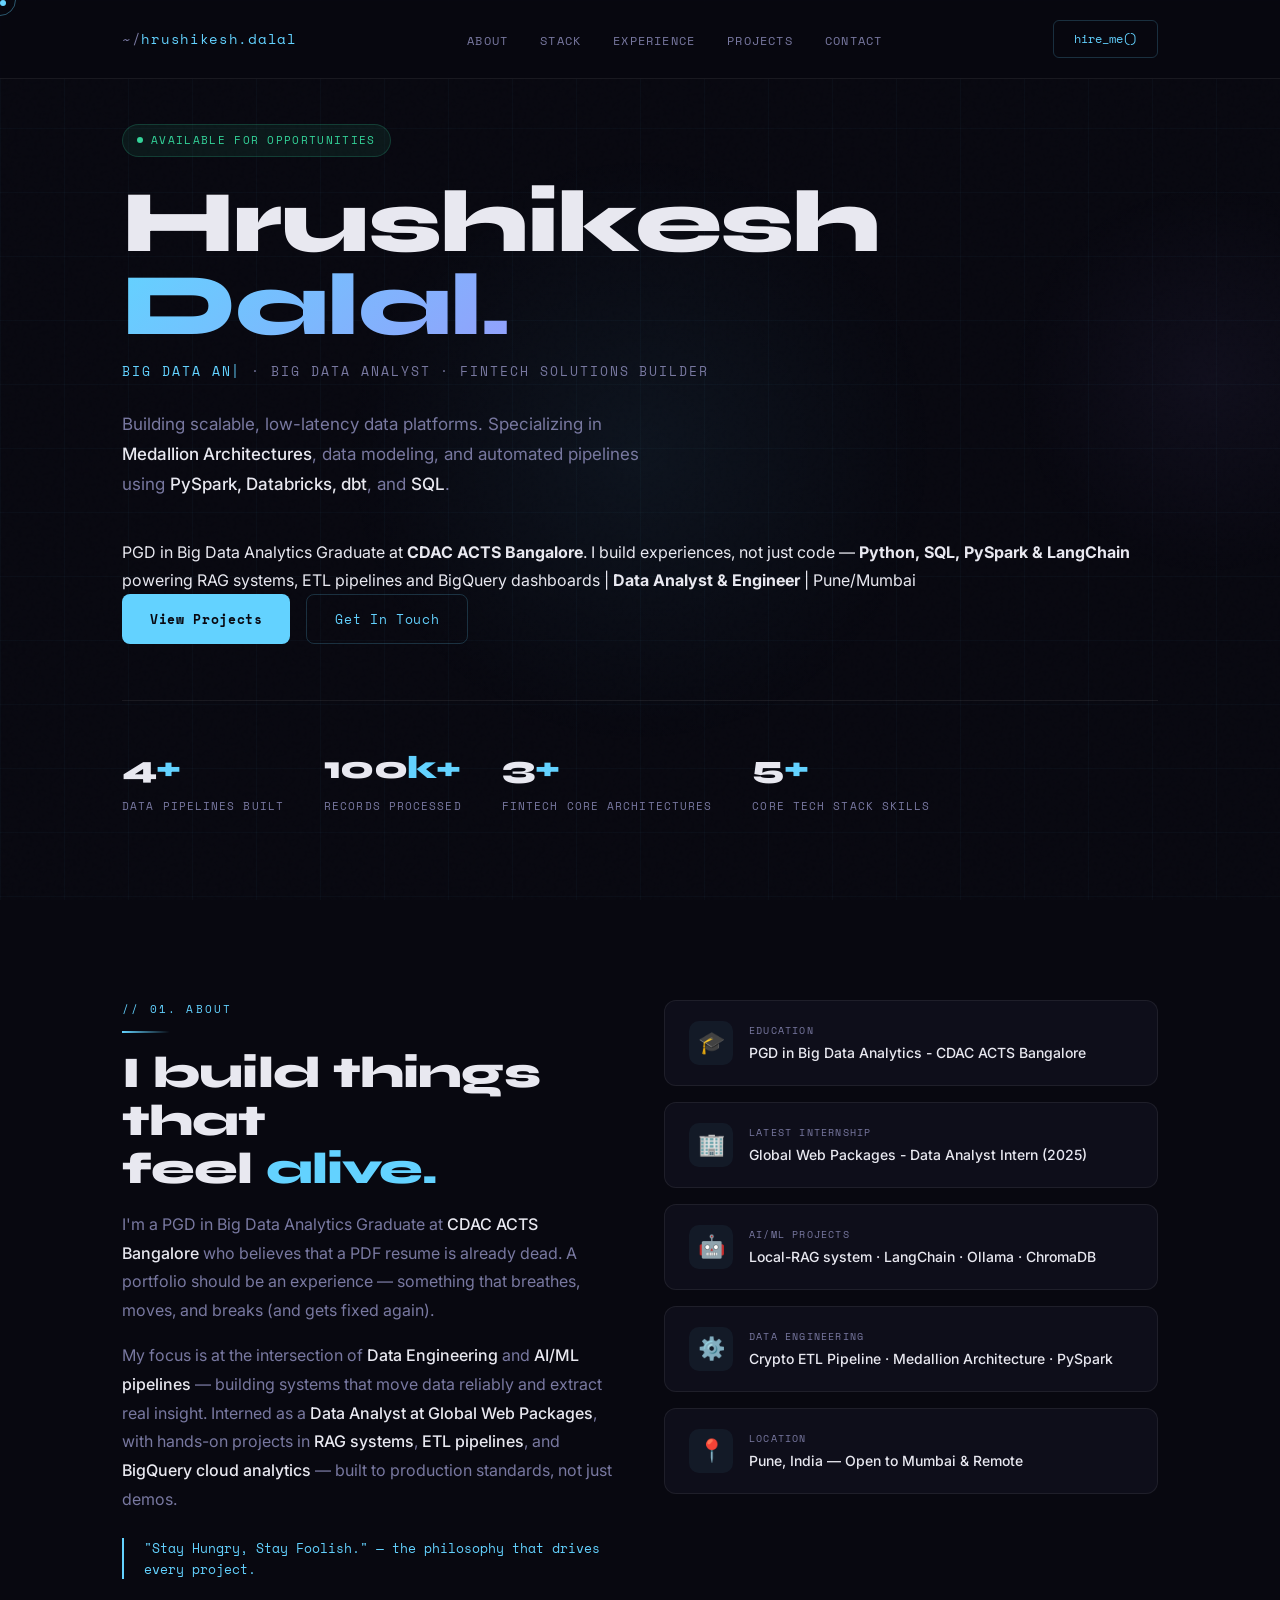
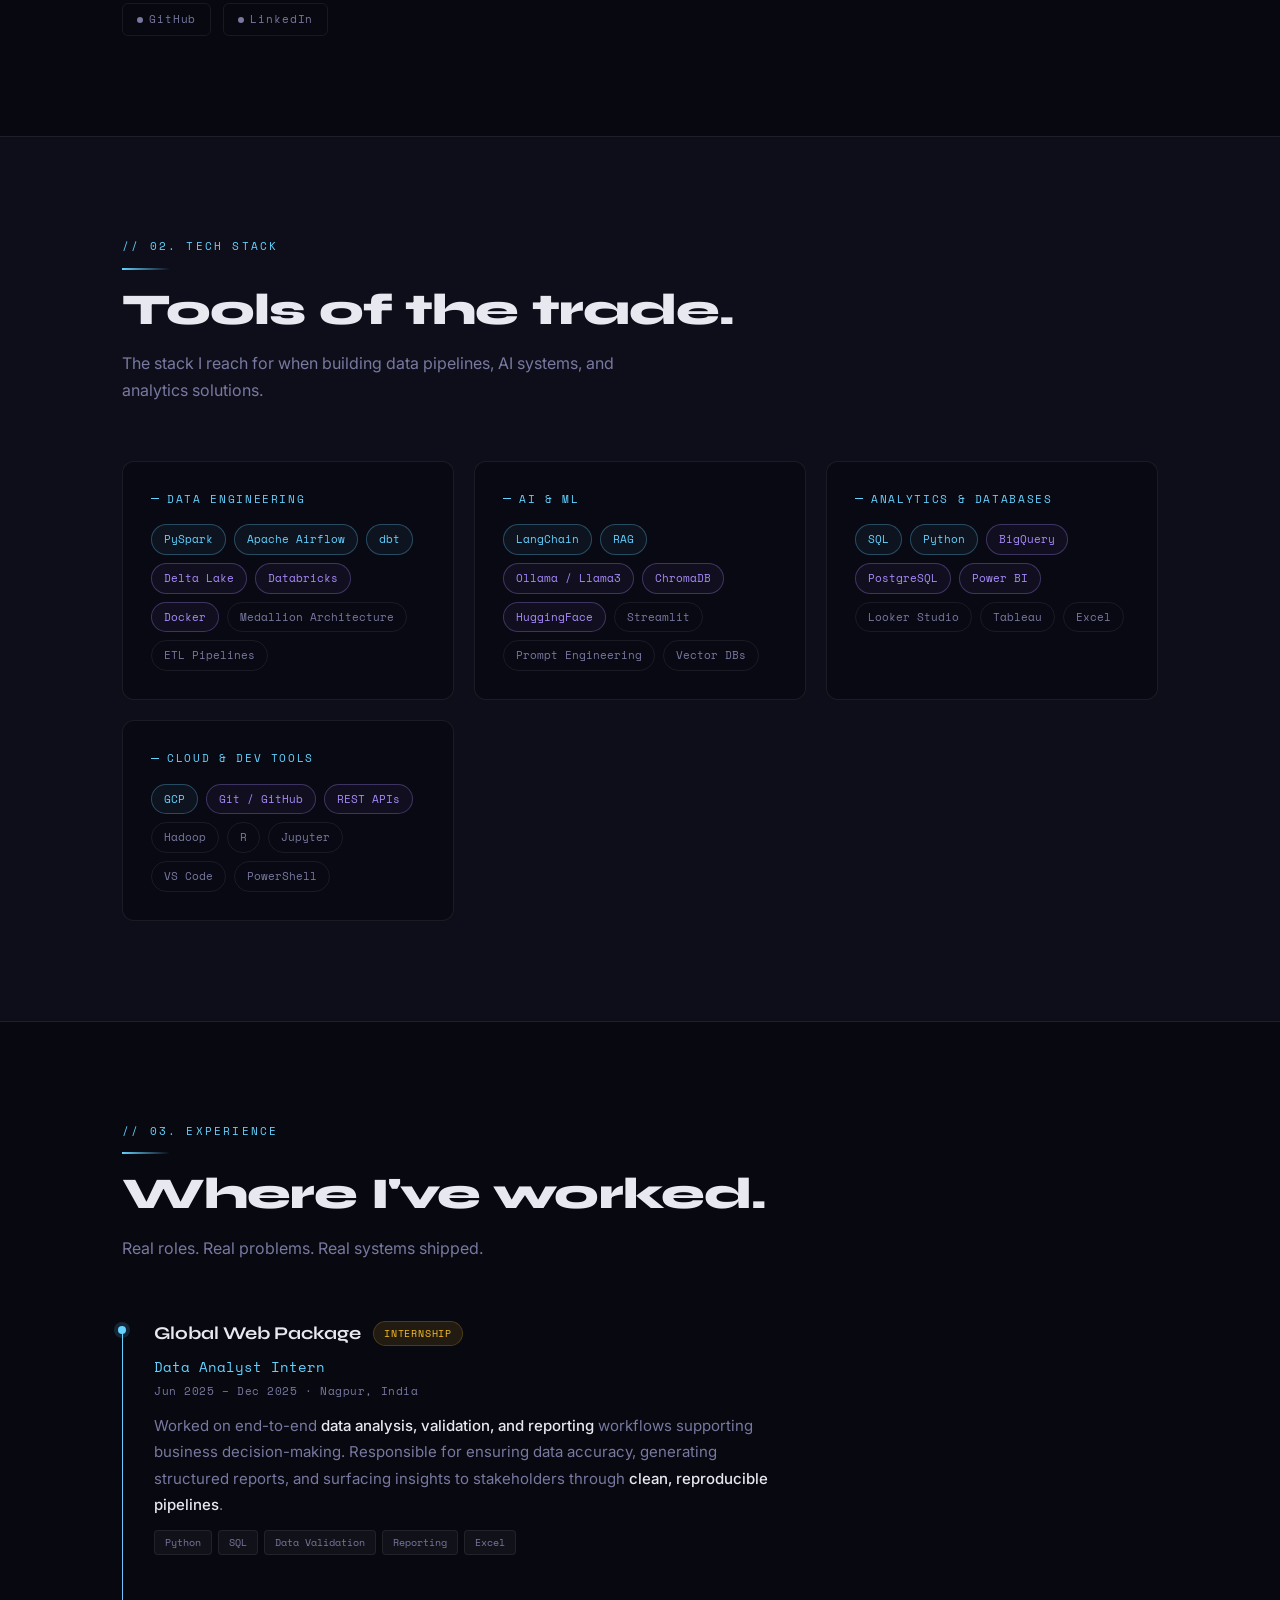
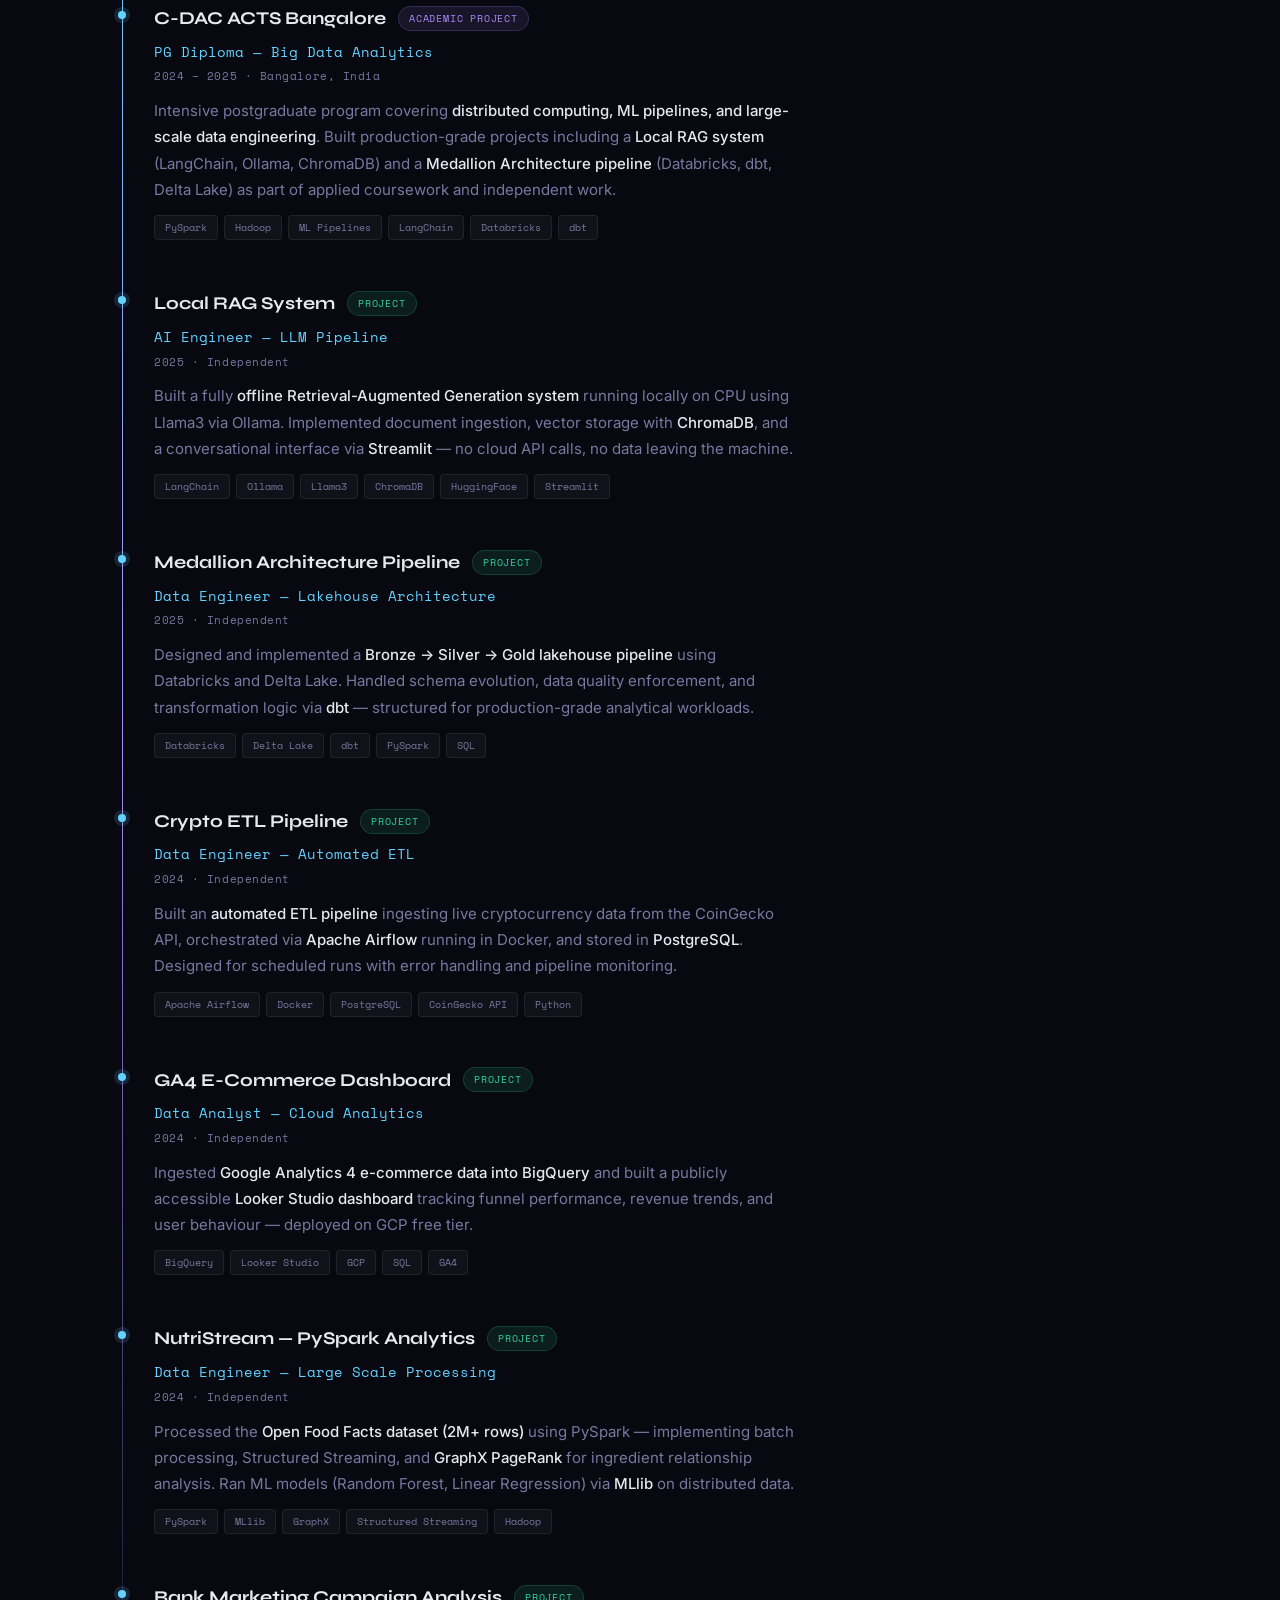
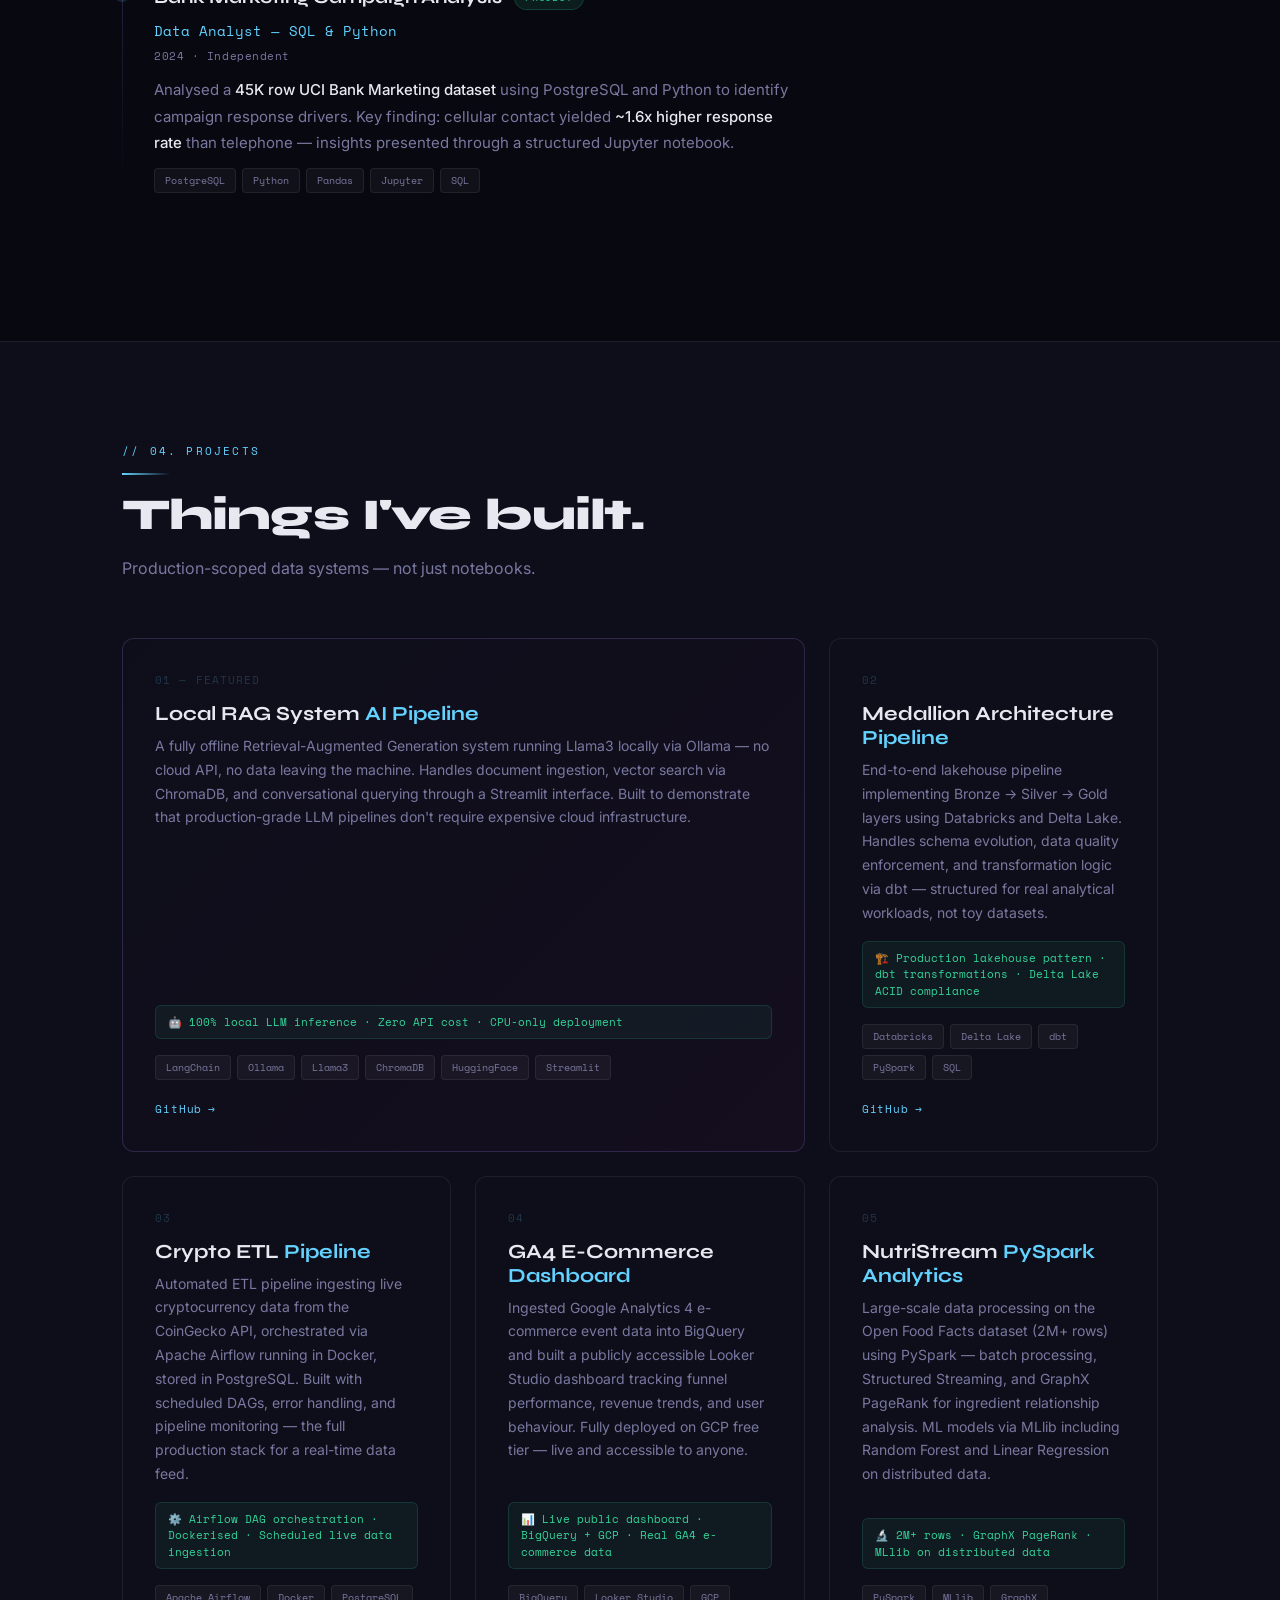
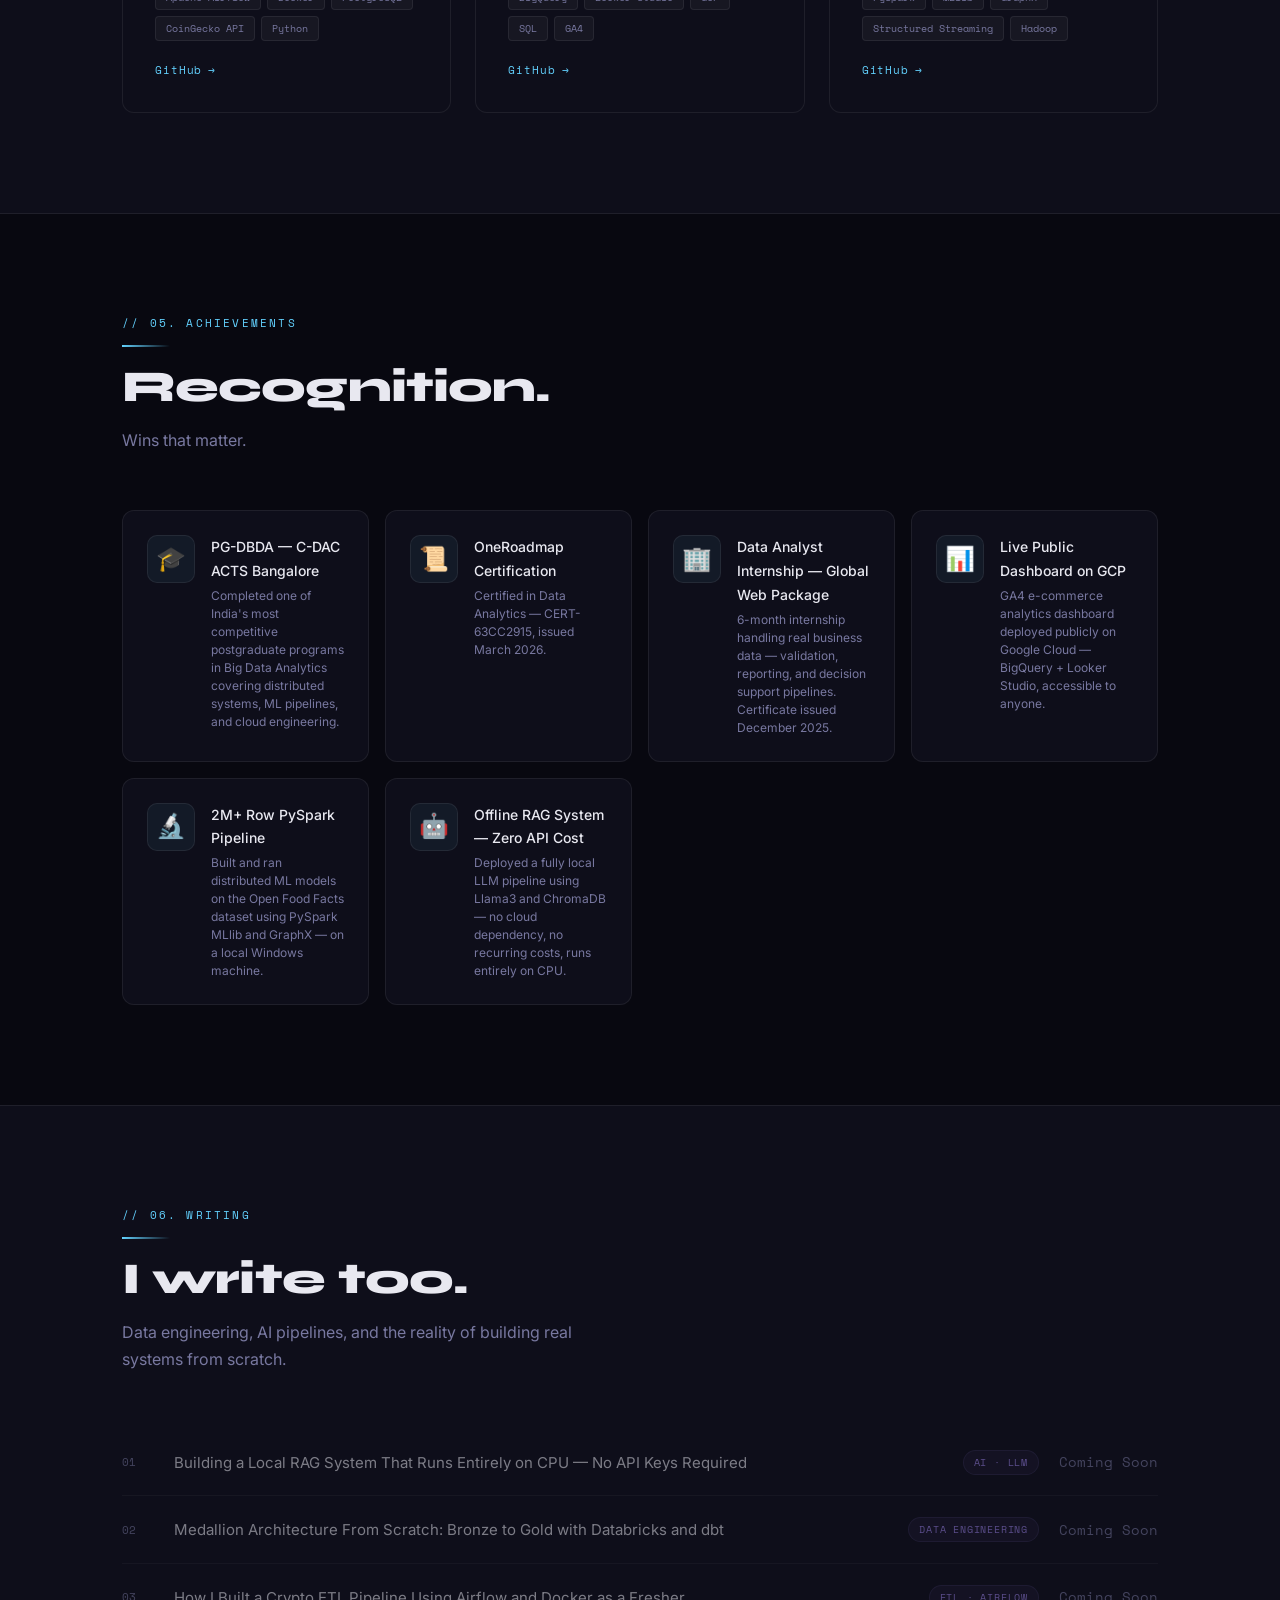
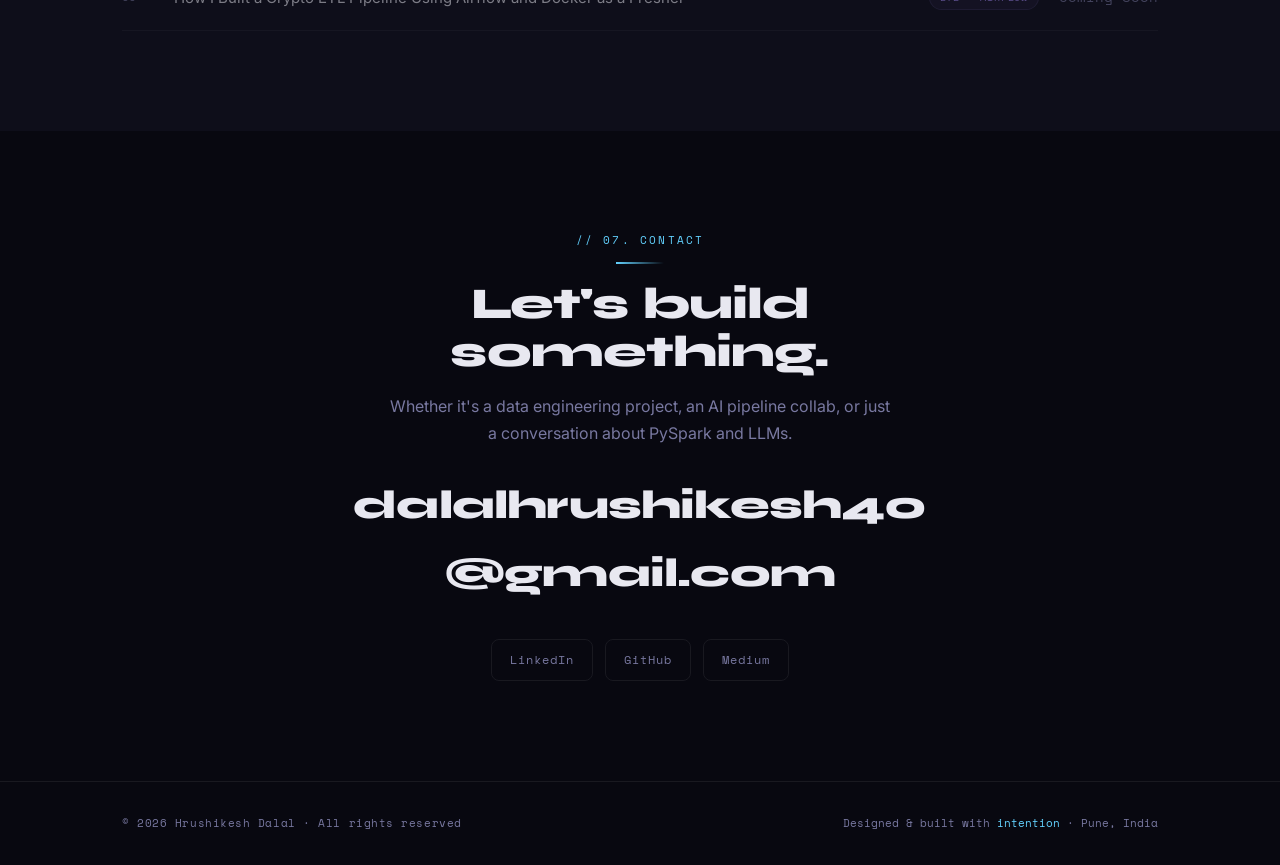
<file: index.html>
<!DOCTYPE html>
<html lang="en">
<head>
<meta charset="UTF-8"/>
<meta name="viewport" content="width=device-width, initial-scale=1.0"/>
<title>Hrushikesh Dalal — GenAI Engineer</title>
<link rel="preconnect" href="https://fonts.googleapis.com"/>
<link rel="preconnect" href="https://fonts.gstatic.com" crossorigin/>
<link href="https://fonts.googleapis.com/css2?family=Space+Mono:ital,wght@0,400;0,700;1,400&family=Syne:wght@400;700;800&family=Inter:wght@300;400;500&display=swap" rel="stylesheet"/>
<link href="styles.css" rel="stylesheet"/>


</head>
<body>

<!-- Custom cursor -->
<div class="cursor-dot" id="cursorDot"></div>
<div class="cursor-ring" id="cursorRing"></div>

<!-- Background -->
<div class="grid-bg"></div>

<!-- ─── Navigation ─────────────────────────────────── -->
<nav>
  <div class="nav-inner">
    <div class="nav-logo"><span>~/</span>hrushikesh.dalal</div>
    <ul class="nav-links">
      <li><a href="#about">About</a></li>
      <li><a href="#skills">Stack</a></li>
      <li><a href="#experience">Experience</a></li>
      <li><a href="#projects">Projects</a></li>
      <li><a href="#contact">Contact</a></li>
    </ul>
    <a href="mailto:dhrushikesh40@gmail.com" class="nav-cta">hire_me()</a>
  </div>
</nav>

<!-- ─── Hero ────────────────────────────────────────── -->
<section id="hero">
  <div class="hero-glow"></div>
  <div class="hero-glow-2"></div>
  <div class="container">
    <div class="hero-badge">Available for opportunities</div>
    <h1 class="hero-name">
      <span class="line-1">Hrushikesh</span>
      <span class="line-2">Dalal.</span>
    </h1>
    <p class="hero-role"><span>Data Engineer</span> · Big Data Analyst · Fintech Solutions Builder</p>
    <p class="hero-desc">
      Building scalable, low-latency data platforms. Specializing in <strong>Medallion Architectures</strong>, data modeling, and automated pipelines using <strong>PySpark, Databricks, dbt</strong>, and <strong>SQL</strong>.
    </p>


      PGD in Big Data Analytics Graduate at <strong>CDAC ACTS Bangalore</strong>.  I build experiences, not just code — <strong>Python, SQL, PySpark & LangChain</strong> powering RAG systems, ETL pipelines and BigQuery dashboards | <strong>Data Analyst & Engineer</strong> |  Pune/Mumbai
    </p>
    <div class="hero-actions">
      <a href="#projects" class="btn-primary">View Projects</a>
      <a href="#contact" class="btn-outline">Get In Touch</a>
    </div>
    <div class="hero-stats">
      <div>
        <div class="stat-num">4<span>+</span></div>
        <div class="stat-label">Data Pipelines Built</div>
      </div>
      <div>
        <div class="stat-num">100<span>k+</span></div>
        <div class="stat-label">Records Processed</div>
      </div>
      <div>
        <div class="stat-num">3<span>+</span></div>
        <div class="stat-label">Fintech Core Architectures</div>
      </div>
      <div>
        <div class="stat-num">5<span>+</span></div>
        <div class="stat-label">Core Tech Stack Skills</div>
      </div>
    </div>
  </div>
</section>

<!-- ─── About ─────────────────────────────────────────── -->
<section id="about">
  <div class="container">
    <div class="about-grid">
      <div class="about-text reveal">
        <div class="section-tag">// 01. about</div>
        <div class="divider"></div>
        <h2 class="section-title">I build things that<br/>feel <em style="font-style:normal;color:var(--cyan)">alive.</em></h2>
        <p>
          I'm a PGD in Big Data Analytics Graduate at <strong>CDAC ACTS Bangalore</strong>
          who believes that a PDF resume is already dead. A portfolio should be an experience —
          something that breathes, moves, and breaks (and gets fixed again).
        </p>
        <p>
          My focus is at the intersection of <strong>Data Engineering</strong> and <strong>AI/ML pipelines</strong> —
          building systems that move data reliably and extract real insight.
          Interned as a <strong>Data Analyst at Global Web Packages</strong>, with hands-on projects in
          <strong>RAG systems</strong>, <strong>ETL pipelines</strong>, and <strong>BigQuery cloud analytics</strong> —
          built to production standards, not just demos.
        </p>
        <blockquote>"Stay Hungry, Stay Foolish." — the philosophy that drives every project.</blockquote>
        <div class="about-links">
          <a href="https://github.com/HrushikeshDalal" class="about-link" target="_blank"><span class="dot"></span> GitHub</a>
          <a href="https://linkedin.com/in/hrushikesh-dalal" class="about-link" target="_blank"><span class="dot"></span> LinkedIn</a>
        </div>
      </div>
      <div class="about-cards reveal reveal-delay-2">
        <div class="mini-fact">
          <div class="mini-fact-icon">🎓</div>
          <div>
            <div class="mini-fact-label">Education</div>
            <div class="mini-fact-value">PGD in Big Data Analytics - CDAC ACTS Bangalore</div>
          </div>
        </div>
        <div class="mini-fact">
          <div class="mini-fact-icon">🏢</div>
          <div>
            <div class="mini-fact-label">Latest Internship</div>
            <div class="mini-fact-value">Global Web Packages - Data Analyst Intern (2025)</div>
          </div>
        </div>
        <div class="mini-fact">
          <div class="mini-fact-icon">🤖</div>
          <div>
            <div class="mini-fact-label">AI/ML Projects</div>
            <div class="mini-fact-value">Local-RAG system · LangChain · Ollama · ChromaDB</div>
          </div>
        </div>
        <div class="mini-fact">
          <div class="mini-fact-icon">⚙️</div>
          <div>
            <div class="mini-fact-label">Data Engineering</div>
            <div class="mini-fact-value">Crypto ETL Pipeline · Medallion Architecture · PySpark</div>
          </div>
        </div>
        <div class="mini-fact">
          <div class="mini-fact-icon">📍</div>
          <div>
            <div class="mini-fact-label">Location</div>
            <div class="mini-fact-value">Pune, India — Open to Mumbai & Remote</div>
          </div>
        </div>
      </div>
    </div>
  </div>
</section>

<!-- ─── Skills ─────────────────────────────────────────── -->
<section id="skills">
  <div class="container">
    <div class="section-tag">// 02. tech stack</div>
    <div class="divider"></div>
    <h2 class="section-title">Tools of the trade.</h2>
    <p class="section-sub">The stack I reach for when building data pipelines, AI systems, and analytics solutions.</p>
    <div class="skills-grid">
      <div class="skill-category reveal">
        <div class="skill-cat-title">Data Engineering</div>
        <div class="skill-tags">
          <span class="skill-tag core">PySpark</span>
          <span class="skill-tag core">Apache Airflow</span>
          <span class="skill-tag core">dbt</span>
          <span class="skill-tag highlight">Delta Lake</span>
          <span class="skill-tag highlight">Databricks</span>
          <span class="skill-tag highlight">Docker</span>
          <span class="skill-tag">Medallion Architecture</span>
          <span class="skill-tag">ETL Pipelines</span>
        </div>
      </div>
      <div class="skill-category reveal reveal-delay-1">
        <div class="skill-cat-title">AI & ML</div>
        <div class="skill-tags">
          <span class="skill-tag core">LangChain</span>
          <span class="skill-tag core">RAG</span>
          <span class="skill-tag highlight">Ollama / Llama3</span>
          <span class="skill-tag highlight">ChromaDB</span>
          <span class="skill-tag highlight">HuggingFace</span>
          <span class="skill-tag">Streamlit</span>
          <span class="skill-tag">Prompt Engineering</span>
          <span class="skill-tag">Vector DBs</span>
        </div>
      </div>
      <div class="skill-category reveal reveal-delay-2">
        <div class="skill-cat-title">Analytics & Databases</div>
        <div class="skill-tags">
          <span class="skill-tag core">SQL</span>
          <span class="skill-tag core">Python</span>
          <span class="skill-tag highlight">BigQuery</span>
          <span class="skill-tag highlight">PostgreSQL</span>
          <span class="skill-tag highlight">Power BI</span>
          <span class="skill-tag">Looker Studio</span>
          <span class="skill-tag">Tableau</span>
          <span class="skill-tag">Excel</span>
        </div>
      </div>
      <div class="skill-category reveal reveal-delay-3">
        <div class="skill-cat-title">Cloud & Dev Tools</div>
        <div class="skill-tags">
          <span class="skill-tag core">GCP</span>
          <span class="skill-tag highlight">Git / GitHub</span>
          <span class="skill-tag highlight">REST APIs</span>
          <span class="skill-tag">Hadoop</span>
          <span class="skill-tag">R</span>
          <span class="skill-tag">Jupyter</span>
          <span class="skill-tag">VS Code</span>
          <span class="skill-tag">PowerShell</span>
        </div>
      </div>
    </div>
  </div>
</section>

<!-- ─── Experience ────────────────────────────────────── -->
<section id="experience">
  <div class="container">
    <div class="section-tag">// 03. experience</div>
    <div class="divider"></div>
    <h2 class="section-title">Where I've worked.</h2>
    <p class="section-sub">Real roles. Real problems. Real systems shipped.</p>
    <div class="timeline reveal">

      <div class="timeline-item">
        <div class="timeline-meta">
          <span class="timeline-company">Global Web Package</span>
          <span class="timeline-badge badge-intern">Internship</span>
        </div>
        <div class="timeline-role">Data Analyst Intern</div>
        <div class="timeline-period">Jun 2025 – Dec 2025 · Nagpur, India</div>
        <p class="timeline-desc">
          Worked on end-to-end <strong>data analysis, validation, and reporting</strong> workflows 
          supporting business decision-making. Responsible for ensuring data accuracy, 
          generating structured reports, and surfacing insights to stakeholders through 
          <strong>clean, reproducible pipelines</strong>.
        </p>
        <div class="timeline-tech">
          <span class="t-tag">Python</span>
          <span class="t-tag">SQL</span>
          <span class="t-tag">Data Validation</span>
          <span class="t-tag">Reporting</span>
          <span class="t-tag">Excel</span>
        </div>
      </div>

      <div class="timeline-item">
        <div class="timeline-meta">
          <span class="timeline-company">C-DAC ACTS Bangalore</span>
          <span class="timeline-badge badge-research">Academic Project</span>
        </div>
        <div class="timeline-role">PG Diploma — Big Data Analytics</div>
        <div class="timeline-period">2024 – 2025 · Bangalore, India</div>
        <p class="timeline-desc">
          Intensive postgraduate program covering <strong>distributed computing, ML pipelines, 
          and large-scale data engineering</strong>. Built production-grade projects including 
          a <strong>Local RAG system</strong> (LangChain, Ollama, ChromaDB) and a 
          <strong>Medallion Architecture pipeline</strong> (Databricks, dbt, Delta Lake) 
          as part of applied coursework and independent work.
        </p>
        <div class="timeline-tech">
          <span class="t-tag">PySpark</span>
          <span class="t-tag">Hadoop</span>
          <span class="t-tag">ML Pipelines</span>
          <span class="t-tag">LangChain</span>
          <span class="t-tag">Databricks</span>
          <span class="t-tag">dbt</span>
        </div>
      </div>

      <div class="timeline-item">
        <div class="timeline-meta">
          <span class="timeline-company">Local RAG System</span>
          <span class="timeline-badge badge-oss">Project</span>
        </div>
        <div class="timeline-role">AI Engineer — LLM Pipeline</div>
        <div class="timeline-period">2025 · Independent</div>
        <p class="timeline-desc">
          Built a fully <strong>offline Retrieval-Augmented Generation system</strong> running 
          locally on CPU using Llama3 via Ollama. Implemented document ingestion, 
          vector storage with <strong>ChromaDB</strong>, and a conversational interface 
          via <strong>Streamlit</strong> — no cloud API calls, no data leaving the machine.
        </p>
        <div class="timeline-tech">
          <span class="t-tag">LangChain</span>
          <span class="t-tag">Ollama</span>
          <span class="t-tag">Llama3</span>
          <span class="t-tag">ChromaDB</span>
          <span class="t-tag">HuggingFace</span>
          <span class="t-tag">Streamlit</span>
        </div>
      </div>

      <div class="timeline-item">
        <div class="timeline-meta">
          <span class="timeline-company">Medallion Architecture Pipeline</span>
          <span class="timeline-badge badge-oss">Project</span>
        </div>
        <div class="timeline-role">Data Engineer — Lakehouse Architecture</div>
        <div class="timeline-period">2025 · Independent</div>
        <p class="timeline-desc">
          Designed and implemented a <strong>Bronze → Silver → Gold lakehouse pipeline</strong> 
          using Databricks and Delta Lake. Handled schema evolution, data quality enforcement, 
          and transformation logic via <strong>dbt</strong> — structured for production-grade 
          analytical workloads.
        </p>
        <div class="timeline-tech">
          <span class="t-tag">Databricks</span>
          <span class="t-tag">Delta Lake</span>
          <span class="t-tag">dbt</span>
          <span class="t-tag">PySpark</span>
          <span class="t-tag">SQL</span>
        </div>
      </div>

      <div class="timeline-item">
        <div class="timeline-meta">
          <span class="timeline-company">Crypto ETL Pipeline</span>
          <span class="timeline-badge badge-oss">Project</span>
        </div>
        <div class="timeline-role">Data Engineer — Automated ETL</div>
        <div class="timeline-period">2024 · Independent</div>
        <p class="timeline-desc">
          Built an <strong>automated ETL pipeline</strong> ingesting live cryptocurrency data 
          from the CoinGecko API, orchestrated via <strong>Apache Airflow</strong> running in 
          Docker, and stored in <strong>PostgreSQL</strong>. Designed for scheduled runs with 
          error handling and pipeline monitoring.
        </p>
        <div class="timeline-tech">
          <span class="t-tag">Apache Airflow</span>
          <span class="t-tag">Docker</span>
          <span class="t-tag">PostgreSQL</span>
          <span class="t-tag">CoinGecko API</span>
          <span class="t-tag">Python</span>
        </div>
      </div>

      <div class="timeline-item">
        <div class="timeline-meta">
          <span class="timeline-company">GA4 E-Commerce Dashboard</span>
          <span class="timeline-badge badge-oss">Project</span>
        </div>
        <div class="timeline-role">Data Analyst — Cloud Analytics</div>
        <div class="timeline-period">2024 · Independent</div>
        <p class="timeline-desc">
          Ingested <strong>Google Analytics 4 e-commerce data into BigQuery</strong> and built 
          a publicly accessible <strong>Looker Studio dashboard</strong> tracking funnel 
          performance, revenue trends, and user behaviour — deployed on GCP free tier.
        </p>
        <div class="timeline-tech">
          <span class="t-tag">BigQuery</span>
          <span class="t-tag">Looker Studio</span>
          <span class="t-tag">GCP</span>
          <span class="t-tag">SQL</span>
          <span class="t-tag">GA4</span>
        </div>
      </div>

      <div class="timeline-item">
        <div class="timeline-meta">
          <span class="timeline-company">NutriStream — PySpark Analytics</span>
          <span class="timeline-badge badge-oss">Project</span>
        </div>
        <div class="timeline-role">Data Engineer — Large Scale Processing</div>
        <div class="timeline-period">2024 · Independent</div>
        <p class="timeline-desc">
          Processed the <strong>Open Food Facts dataset (2M+ rows)</strong> using PySpark — 
          implementing batch processing, Structured Streaming, and <strong>GraphX PageRank</strong> 
          for ingredient relationship analysis. Ran ML models (Random Forest, Linear Regression) 
          via <strong>MLlib</strong> on distributed data.
        </p>
        <div class="timeline-tech">
          <span class="t-tag">PySpark</span>
          <span class="t-tag">MLlib</span>
          <span class="t-tag">GraphX</span>
          <span class="t-tag">Structured Streaming</span>
          <span class="t-tag">Hadoop</span>
        </div>
      </div>

      <div class="timeline-item">
        <div class="timeline-meta">
          <span class="timeline-company">Bank Marketing Campaign Analysis</span>
          <span class="timeline-badge badge-oss">Project</span>
        </div>
        <div class="timeline-role">Data Analyst — SQL & Python</div>
        <div class="timeline-period">2024 · Independent</div>
        <p class="timeline-desc">
          Analysed a <strong>45K row UCI Bank Marketing dataset</strong> using PostgreSQL and Python 
          to identify campaign response drivers. Key finding: cellular contact yielded 
          <strong>~1.6x higher response rate</strong> than telephone — insights presented 
          through a structured Jupyter notebook.
        </p>
        <div class="timeline-tech">
          <span class="t-tag">PostgreSQL</span>
          <span class="t-tag">Python</span>
          <span class="t-tag">Pandas</span>
          <span class="t-tag">Jupyter</span>
          <span class="t-tag">SQL</span>
        </div>
      </div>

    </div>
  </div>
</section>

<!-- ─── Projects ──────────────────────────────────────── -->
<section id="projects" style="background: var(--surface); border-top: 1px solid var(--border); border-bottom: 1px solid var(--border);">
  <div class="container">
    <div class="section-tag">// 04. projects</div>
    <div class="divider"></div>
    <h2 class="section-title">Things I've built.</h2>
    <p class="section-sub">Production-scoped data systems — not just notebooks.</p>
    <div class="projects-grid">

      <div class="project-card featured reveal">
        <div class="project-num">01 — FEATURED</div>
        <div class="project-title">Local RAG System <span>AI Pipeline</span></div>
        <p class="project-desc">
          A fully offline Retrieval-Augmented Generation system running Llama3 locally via Ollama — 
          no cloud API, no data leaving the machine. Handles document ingestion, vector search via 
          ChromaDB, and conversational querying through a Streamlit interface. Built to demonstrate 
          that production-grade LLM pipelines don't require expensive cloud infrastructure.
        </p>
        <div class="project-impact">🤖 100% local LLM inference · Zero API cost · CPU-only deployment</div>
        <div class="project-tech">
          <span class="t-tag">LangChain</span><span class="t-tag">Ollama</span><span class="t-tag">Llama3</span>
          <span class="t-tag">ChromaDB</span><span class="t-tag">HuggingFace</span><span class="t-tag">Streamlit</span>
        </div>
        <a href="https://github.com/HrushikeshDalal" class="project-link" target="_blank">GitHub</a>
      </div>

      <div class="project-card reveal">
        <div class="project-num">02</div>
        <div class="project-title">Medallion Architecture <span>Pipeline</span></div>
        <p class="project-desc">
          End-to-end lakehouse pipeline implementing Bronze → Silver → Gold layers using 
          Databricks and Delta Lake. Handles schema evolution, data quality enforcement, 
          and transformation logic via dbt — structured for real analytical workloads, 
          not toy datasets.
        </p>
        <div class="project-impact">🏗️ Production lakehouse pattern · dbt transformations · Delta Lake ACID compliance</div>
        <div class="project-tech">
          <span class="t-tag">Databricks</span><span class="t-tag">Delta Lake</span>
          <span class="t-tag">dbt</span><span class="t-tag">PySpark</span><span class="t-tag">SQL</span>
        </div>
        <a href="https://github.com/HrushikeshDalal" class="project-link" target="_blank">GitHub</a>
      </div>

      <div class="project-card reveal reveal-delay-1">
        <div class="project-num">03</div>
        <div class="project-title">Crypto ETL <span>Pipeline</span></div>
        <p class="project-desc">
          Automated ETL pipeline ingesting live cryptocurrency data from the CoinGecko API, 
          orchestrated via Apache Airflow running in Docker, stored in PostgreSQL. 
          Built with scheduled DAGs, error handling, and pipeline monitoring — 
          the full production stack for a real-time data feed.
        </p>
        <div class="project-impact">⚙️ Airflow DAG orchestration · Dockerised · Scheduled live data ingestion</div>
        <div class="project-tech">
          <span class="t-tag">Apache Airflow</span><span class="t-tag">Docker</span>
          <span class="t-tag">PostgreSQL</span><span class="t-tag">CoinGecko API</span><span class="t-tag">Python</span>
        </div>
        <a href="https://github.com/HrushikeshDalal" class="project-link" target="_blank">GitHub</a>
      </div>

      <div class="project-card reveal reveal-delay-2">
        <div class="project-num">04</div>
        <div class="project-title">GA4 E-Commerce <span>Dashboard</span></div>
        <p class="project-desc">
          Ingested Google Analytics 4 e-commerce event data into BigQuery and built 
          a publicly accessible Looker Studio dashboard tracking funnel performance, 
          revenue trends, and user behaviour. Fully deployed on GCP free tier — 
          live and accessible to anyone.
        </p>
        <div class="project-impact">📊 Live public dashboard · BigQuery + GCP · Real GA4 e-commerce data</div>
        <div class="project-tech">
          <span class="t-tag">BigQuery</span><span class="t-tag">Looker Studio</span>
          <span class="t-tag">GCP</span><span class="t-tag">SQL</span><span class="t-tag">GA4</span>
        </div>
        <a href="https://github.com/HrushikeshDalal" class="project-link" target="_blank">GitHub</a>
      </div>

      <div class="project-card reveal">
        <div class="project-num">05</div>
        <div class="project-title">NutriStream <span>PySpark Analytics</span></div>
        <p class="project-desc">
          Large-scale data processing on the Open Food Facts dataset (2M+ rows) using PySpark — 
          batch processing, Structured Streaming, and GraphX PageRank for ingredient 
          relationship analysis. ML models via MLlib including Random Forest and Linear Regression 
          on distributed data.
        </p>
        <div class="project-impact">🔬 2M+ rows · GraphX PageRank · MLlib on distributed data</div>
        <div class="project-tech">
          <span class="t-tag">PySpark</span><span class="t-tag">MLlib</span>
          <span class="t-tag">GraphX</span><span class="t-tag">Structured Streaming</span><span class="t-tag">Hadoop</span>
        </div>
        <a href="https://github.com/HrushikeshDalal" class="project-link" target="_blank">GitHub</a>
      </div>

    </div>
  </div>
</section>

<!-- ─── Achievements ────────────────────────────────── -->
<section id="achievements">
  <div class="container">
    <div class="section-tag">// 05. achievements</div>
    <div class="divider"></div>
    <h2 class="section-title">Recognition.</h2>
    <p class="section-sub">Wins that matter.</p>
    <div class="achievements-grid">

      <div class="achievement-card reveal">
        <div class="ach-icon">🎓</div>
        <div>
          <div class="ach-title">PG-DBDA — C-DAC ACTS Bangalore</div>
          <div class="ach-sub">Completed one of India's most competitive postgraduate programs in Big Data Analytics covering distributed systems, ML pipelines, and cloud engineering.</div>
        </div>
      </div>

      <div class="achievement-card reveal reveal-delay-1">
        <div class="ach-icon">📜</div>
        <div>
          <div class="ach-title">OneRoadmap Certification</div>
          <div class="ach-sub">Certified in Data Analytics — CERT-63CC2915, issued March 2026.</div>
        </div>
      </div>

      <div class="achievement-card reveal reveal-delay-2">
        <div class="ach-icon">🏢</div>
        <div>
          <div class="ach-title">Data Analyst Internship — Global Web Package</div>
          <div class="ach-sub">6-month internship handling real business data — validation, reporting, and decision support pipelines. Certificate issued December 2025.</div>
        </div>
      </div>

      <div class="achievement-card reveal reveal-delay-3">
        <div class="ach-icon">📊</div>
        <div>
          <div class="ach-title">Live Public Dashboard on GCP</div>
          <div class="ach-sub">GA4 e-commerce analytics dashboard deployed publicly on Google Cloud — BigQuery + Looker Studio, accessible to anyone.</div>
        </div>
      </div>

      <div class="achievement-card reveal">
        <div class="ach-icon">🔬</div>
        <div>
          <div class="ach-title">2M+ Row PySpark Pipeline</div>
          <div class="ach-sub">Built and ran distributed ML models on the Open Food Facts dataset using PySpark MLlib and GraphX — on a local Windows machine.</div>
        </div>
      </div>

      <div class="achievement-card reveal reveal-delay-1">
        <div class="ach-icon">🤖</div>
        <div>
          <div class="ach-title">Offline RAG System — Zero API Cost</div>
          <div class="ach-sub">Deployed a fully local LLM pipeline using Llama3 and ChromaDB — no cloud dependency, no recurring costs, runs entirely on CPU.</div>
        </div>
      </div>

    </div>
  </div>
</section>


<!-- ─── Writing ──────────────────────────────────────── -->
<section id="writing" style="background: var(--surface); border-top: 1px solid var(--border);">
  <div class="container">
    <div class="section-tag">// 06. writing</div>
    <div class="divider"></div>
    <h2 class="section-title">I write too.</h2>
    <p class="section-sub">Data engineering, AI pipelines, and the reality of building real systems from scratch.</p>
    <div class="writing-list reveal">

      <div class="writing-item" style="opacity: 0.5; cursor: default;">
        <span class="writing-num">01</span>
        <span class="writing-title">Building a Local RAG System That Runs Entirely on CPU — No API Keys Required</span>
        <span class="writing-tag">AI · LLM</span>
        <span class="writing-arrow">Coming Soon</span>
      </div>

      <div class="writing-item" style="opacity: 0.5; cursor: default;">
        <span class="writing-num">02</span>
        <span class="writing-title">Medallion Architecture From Scratch: Bronze to Gold with Databricks and dbt</span>
        <span class="writing-tag">Data Engineering</span>
        <span class="writing-arrow">Coming Soon</span>
      </div>

      <div class="writing-item" style="opacity: 0.5; cursor: default;">
        <span class="writing-num">03</span>
        <span class="writing-title">How I Built a Crypto ETL Pipeline Using Airflow and Docker as a Fresher</span>
        <span class="writing-tag">ETL · Airflow</span>
        <span class="writing-arrow">Coming Soon</span>
      </div>

    </div>
  </div>
</section>

<!-- ─── Contact ──────────────────────────────────────── -->
<section id="contact">
  <div class="container">
    <div class="section-tag">// 07. contact</div>
    <div class="divider" style="margin: 0 auto 16px;"></div>
    <h2 class="section-title" style="text-align:center">Let's build something.</h2>
    <p class="section-sub" style="margin: 0 auto 8px; text-align:center">
      Whether it's a data engineering project, an AI pipeline collab, or just a conversation about PySpark and LLMs.
    </p>
    <a href="mailto:dalalhrushikesh40@gmail.com" class="contact-email">dalalhrushikesh40@gmail.com</a>
    <div class="social-links">
      <a href="https://linkedin.com/in/hrushikesh-dalal" class="social-link" target="_blank">LinkedIn</a>
      <a href="https://github.com/HrushikeshDalal" class="social-link" target="_blank">GitHub</a>
      <a href="https://medium.com/@dhrushikesh" class="social-link" target="_blank">Medium</a>
    </div>
  </div>
</section>

<!-- ─── Footer ───────────────────────────────────────── -->
<footer>
  <div class="footer-inner">
    <div class="footer-copy">© 2026 Hrushikesh Dalal · All rights reserved</div>
    <div class="footer-built">Designed &amp; built with <span>intention</span> · Pune, India</div>
  </div>
</footer>

<script src="script.js" defer></script>

</body>
</html>
</file>
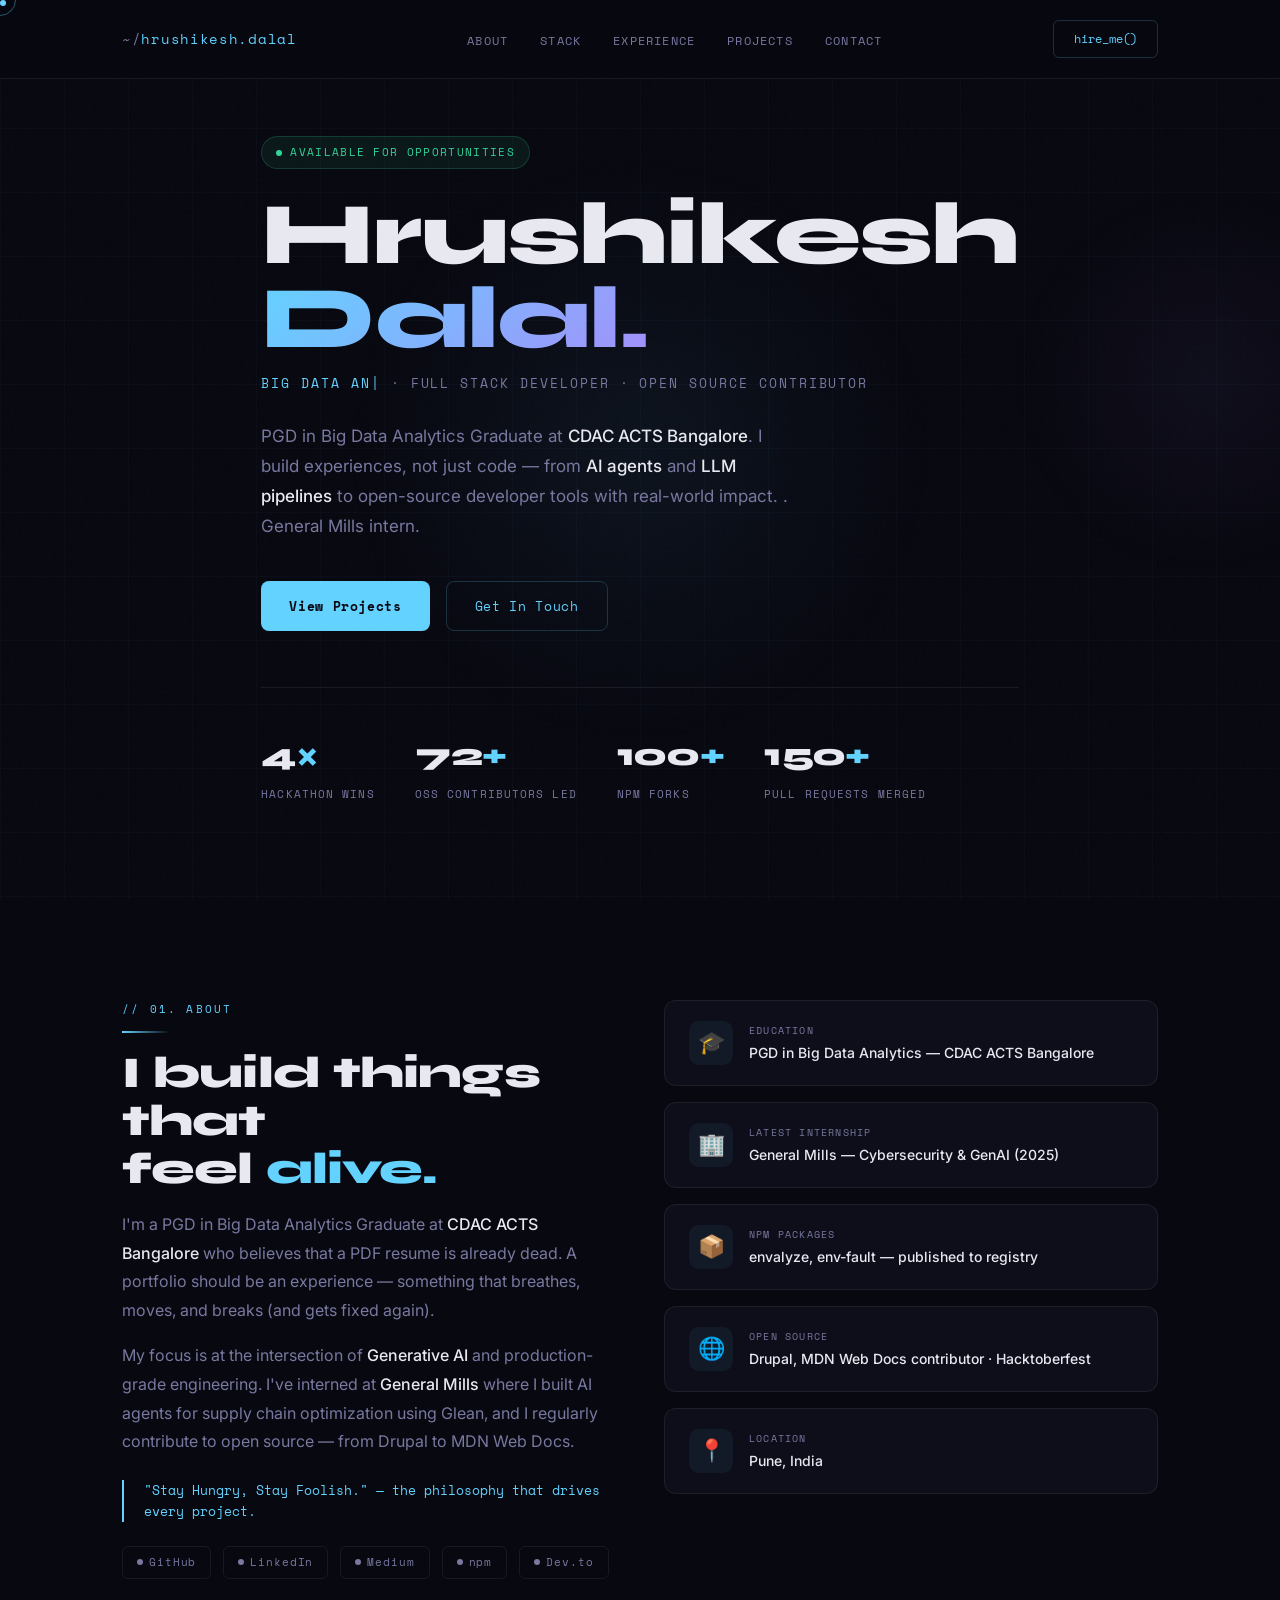
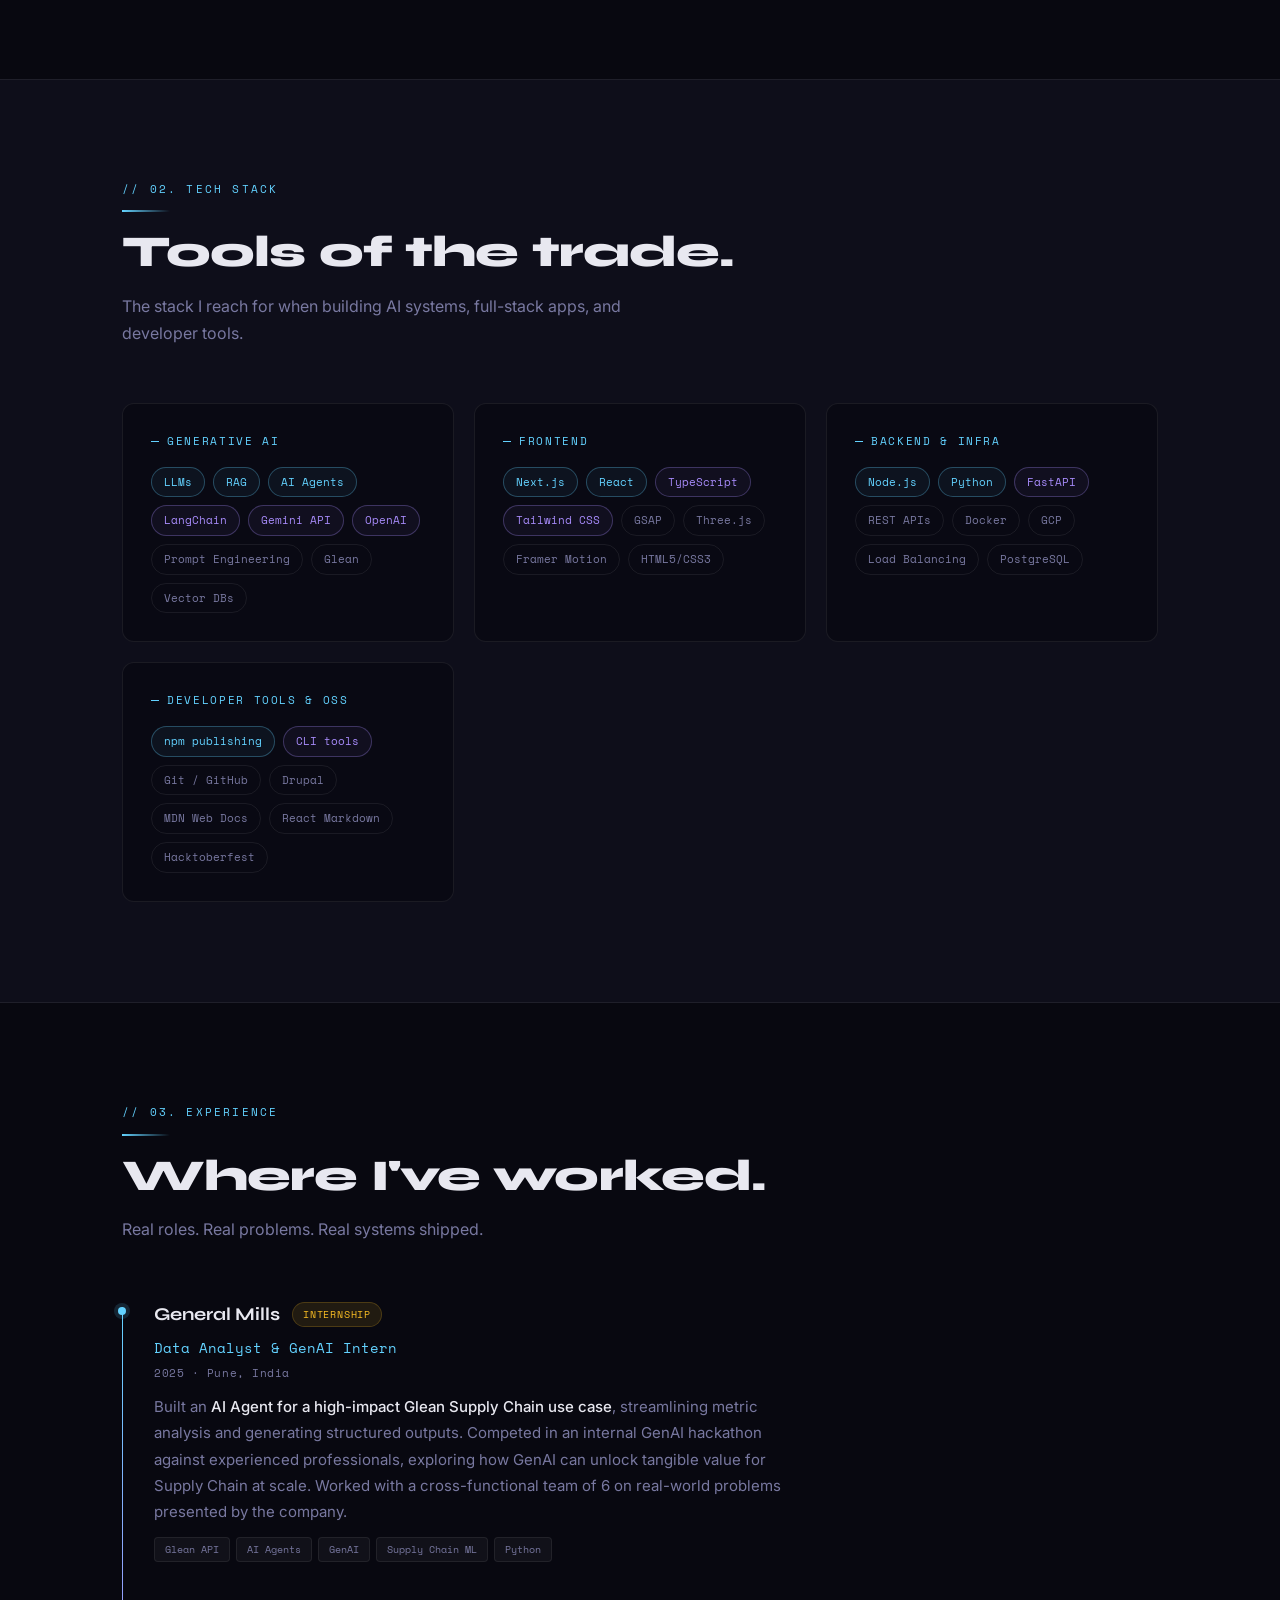
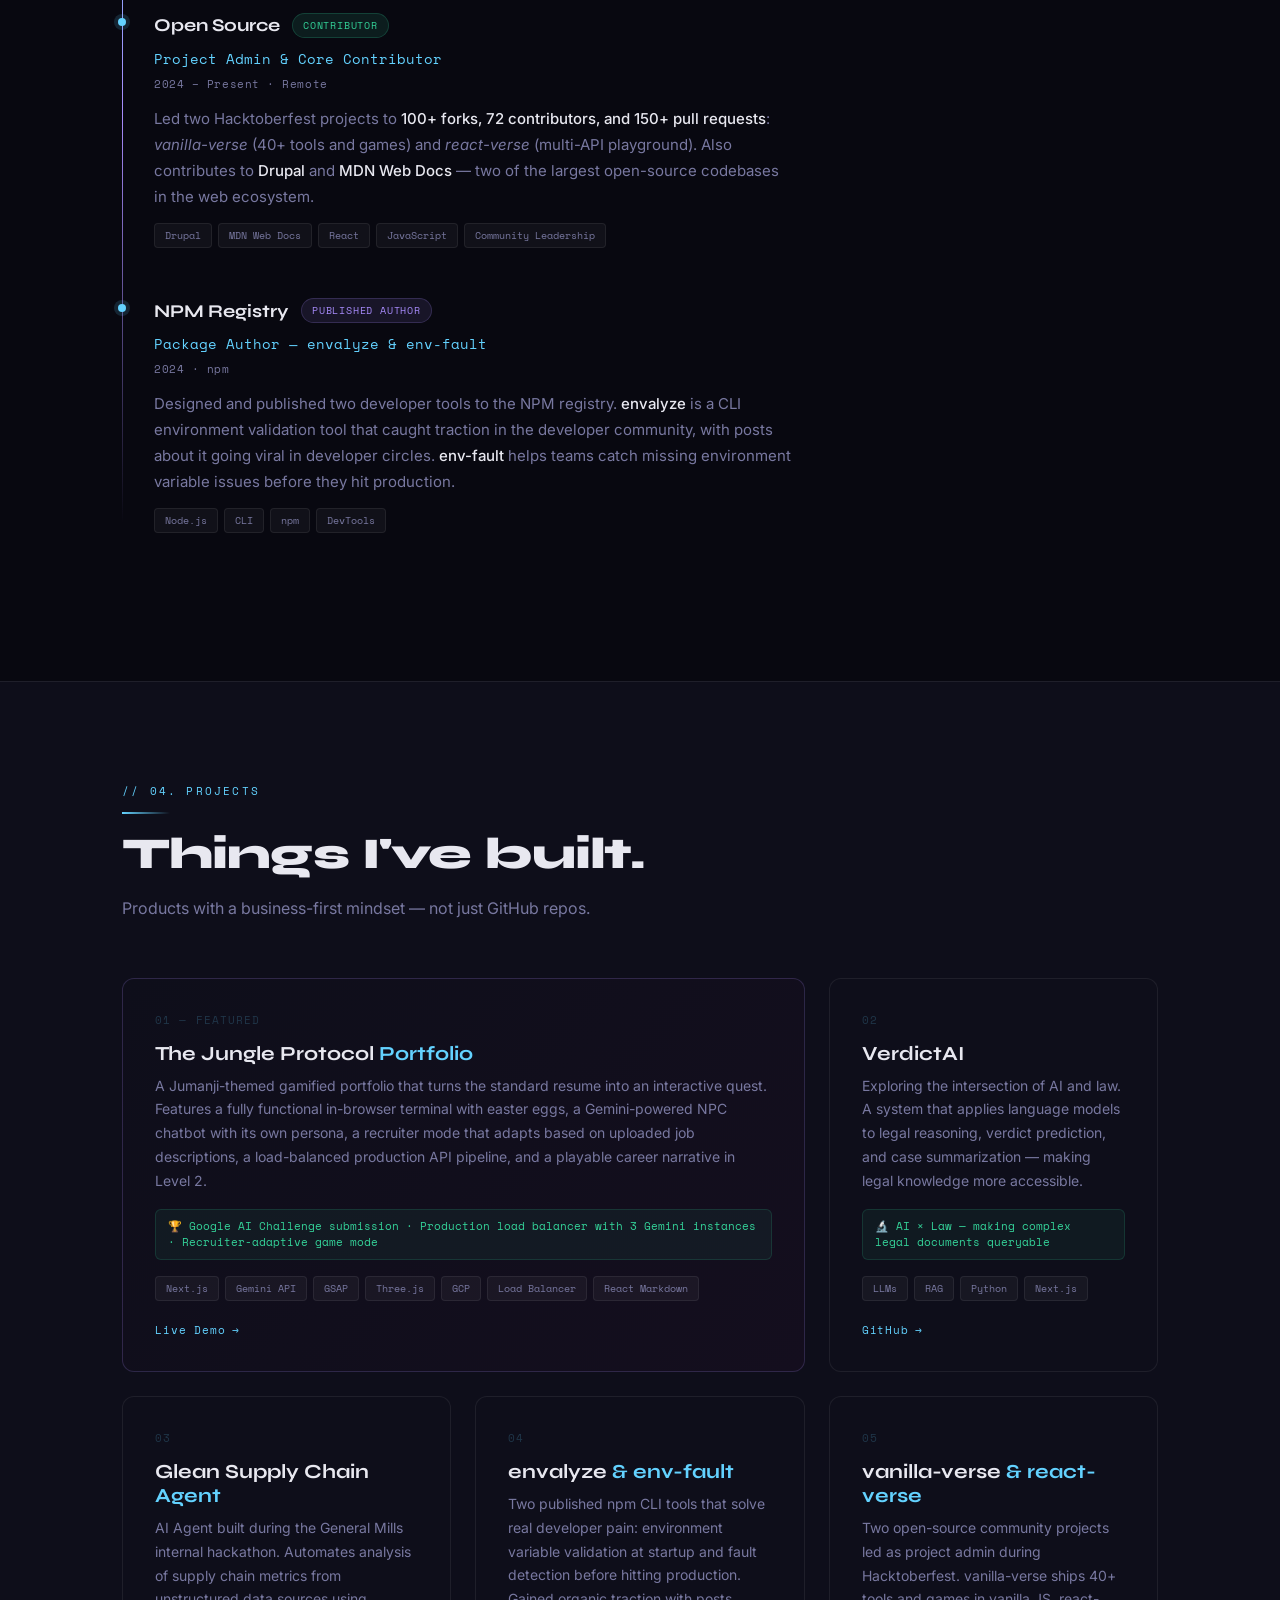
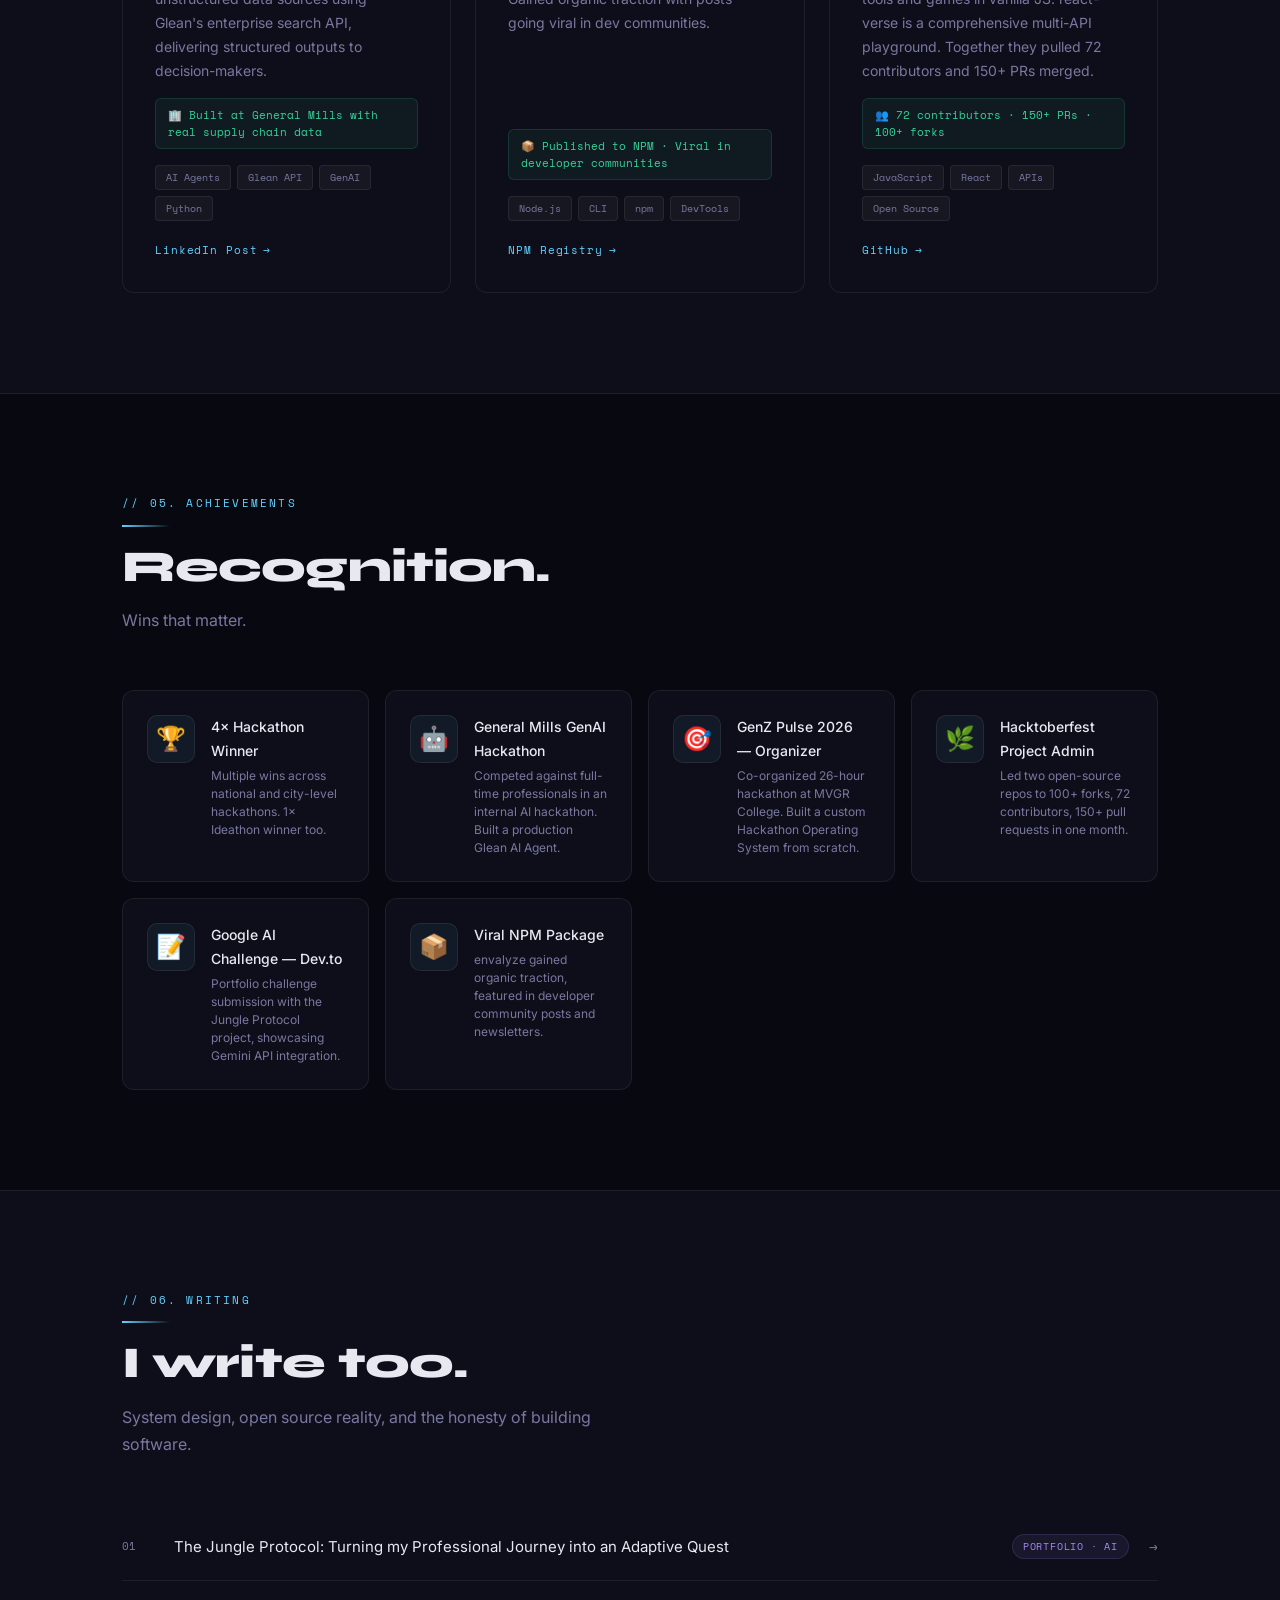
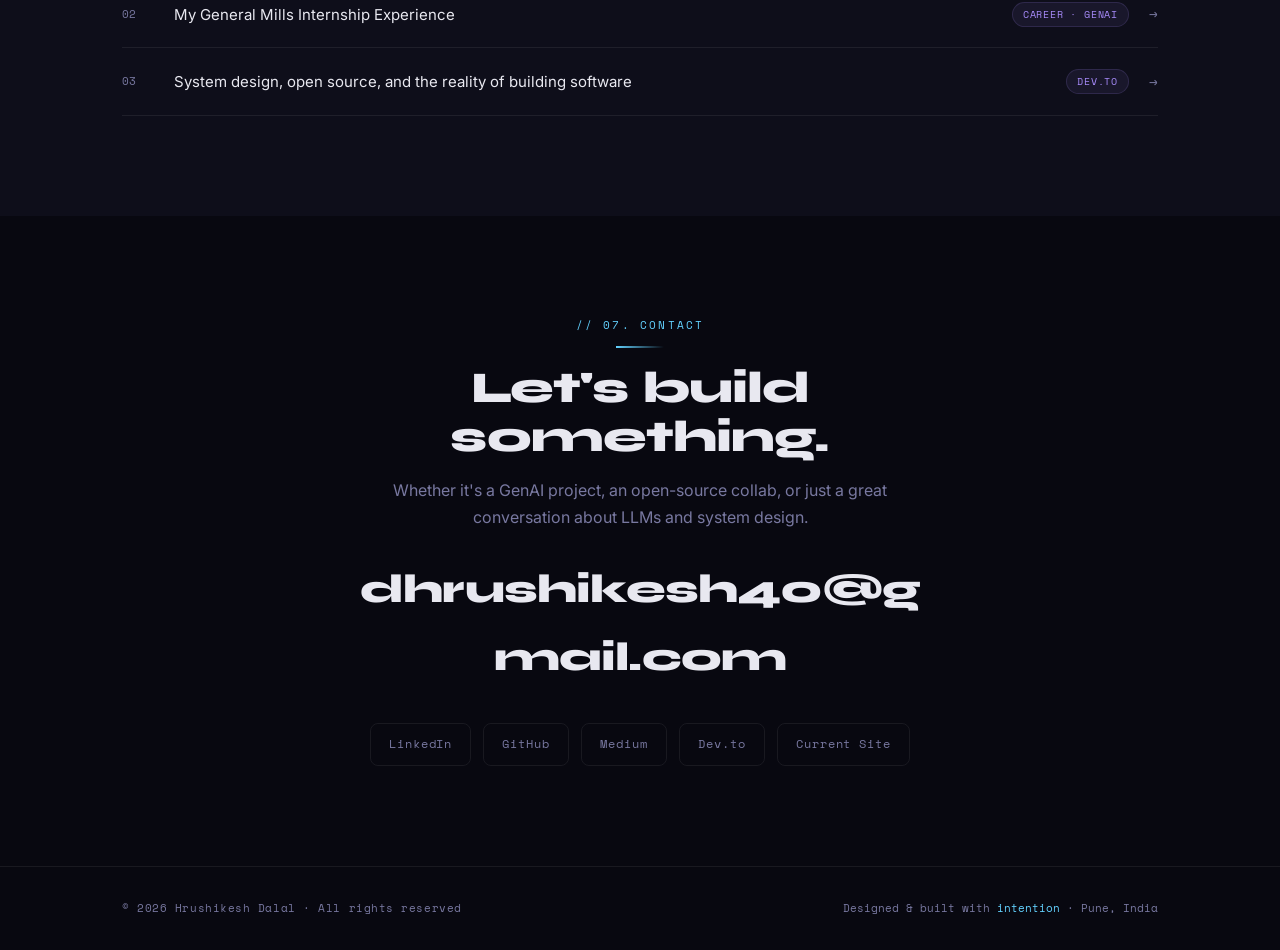
<file: portfolio.html>
<!DOCTYPE html>
<html lang="en">
<head>
<meta charset="UTF-8"/>
<meta name="viewport" content="width=device-width, initial-scale=1.0"/>
<title>Hrushikesh Dalal — GenAI Engineer</title>
<link rel="preconnect" href="https://fonts.googleapis.com"/>
<link rel="preconnect" href="https://fonts.gstatic.com" crossorigin/>
<link href="https://fonts.googleapis.com/css2?family=Space+Mono:ital,wght@0,400;0,700;1,400&family=Syne:wght@400;700;800&family=Inter:wght@300;400;500&display=swap" rel="stylesheet"/>
<link href="styles.css" rel="stylesheet"/>


</head>
<body>

<!-- Custom cursor -->
<div class="cursor-dot" id="cursorDot"></div>
<div class="cursor-ring" id="cursorRing"></div>

<!-- Background -->
<div class="grid-bg"></div>

<!-- ─── Navigation ─────────────────────────────────── -->
<nav>
  <div class="nav-inner">
    <div class="nav-logo"><span>~/</span>hrushikesh.dalal</div>
    <ul class="nav-links">
      <li><a href="#about">About</a></li>
      <li><a href="#skills">Stack</a></li>
      <li><a href="#experience">Experience</a></li>
      <li><a href="#projects">Projects</a></li>
      <li><a href="#contact">Contact</a></li>
    </ul>
    <a href="mailto:dhrushikesh40@gmail.com" class="nav-cta">hire_me()</a>
  </div>
</nav>

<!-- ─── Hero ────────────────────────────────────────── -->
<section id="hero">
  <div class="hero-glow"></div>
  <div class="hero-glow-2"></div>
  <div class="container">
    <div class="hero-badge">Available for opportunities</div>
    <h1 class="hero-name">
      <span class="line-1">Hrushikesh</span>
      <span class="line-2">Dalal.</span>
    </h1>
    <p class="hero-role"><span>GenAI Engineer</span> · Full Stack Developer · Open Source Contributor</p>
    <p class="hero-desc">
      PGD in Big Data Analytics Graduate at <strong>CDAC ACTS Bangalore</strong>. I build experiences, not just code —
      from <strong>AI agents</strong> and <strong>LLM pipelines</strong> to open-source developer tools with real-world impact.
      . General Mills intern.
    </p>
    <div class="hero-actions">
      <a href="#projects" class="btn-primary">View Projects</a>
      <a href="#contact" class="btn-outline">Get In Touch</a>
    </div>
    <div class="hero-stats">
      <div>
        <div class="stat-num">4<span>×</span></div>
        <div class="stat-label">Hackathon Wins</div>
      </div>
      <div>
        <div class="stat-num">72<span>+</span></div>
        <div class="stat-label">OSS Contributors Led</div>
      </div>
      <div>
        <div class="stat-num">100<span>+</span></div>
        <div class="stat-label">NPM Forks</div>
      </div>
      <div>
        <div class="stat-num">150<span>+</span></div>
        <div class="stat-label">Pull Requests Merged</div>
      </div>
    </div>
  </div>
</section>

<!-- ─── About ─────────────────────────────────────────── -->
<section id="about">
  <div class="container">
    <div class="about-grid">
      <div class="about-text reveal">
        <div class="section-tag">// 01. about</div>
        <div class="divider"></div>
        <h2 class="section-title">I build things that<br/>feel <em style="font-style:normal;color:var(--cyan)">alive.</em></h2>
        <p>
          I'm a PGD in Big Data Analytics Graduate at <strong>CDAC ACTS Bangalore</strong> 
          who believes that a PDF resume is already dead. A portfolio should be an experience — 
          something that breathes, moves, and breaks (and gets fixed again).
        </p>
        <p>
          My focus is at the intersection of <strong>Generative AI</strong> and production-grade engineering. 
          I've interned at <strong>General Mills</strong> where I built AI agents for supply chain optimization using Glean, 
          and I regularly contribute to open source — from Drupal to MDN Web Docs.
        </p>
        <blockquote>"Stay Hungry, Stay Foolish." — the philosophy that drives every project.</blockquote>
        <div class="about-links">
          <a href="https://github.com/HrushikeshDalal" class="about-link" target="_blank"><span class="dot"></span> GitHub</a>
          <a href="https://in.linkedin.com/in/hrushikesh-dalal" class="about-link" target="_blank"><span class="dot"></span> LinkedIn</a>
          <a href="https://medium.com/@dhrushikesh" class="about-link" target="_blank"><span class="dot"></span> Medium</a>
          <a href="https://www.npmjs.com/~hrushikesh" class="about-link" target="_blank"><span class="dot"></span> npm</a>
          <a href="https://dev.to/hrushikesh_dalal_ced8f95e" class="about-link" target="_blank"><span class="dot"></span> Dev.to</a>
        </div>
      </div>
      <div class="about-cards reveal reveal-delay-2">
        <div class="mini-fact">
          <div class="mini-fact-icon">🎓</div>
          <div>
            <div class="mini-fact-label">Education</div>
            <div class="mini-fact-value">PGD in Big Data Analytics — CDAC ACTS Bangalore</div>
          </div>
        </div>
        <div class="mini-fact">
          <div class="mini-fact-icon">🏢</div>
          <div>
            <div class="mini-fact-label">Latest Internship</div>
            <div class="mini-fact-value">General Mills — Cybersecurity &amp; GenAI (2025)</div>
          </div>
        </div>
        <div class="mini-fact">
          <div class="mini-fact-icon">📦</div>
          <div>
            <div class="mini-fact-label">NPM Packages</div>
            <div class="mini-fact-value">envalyze, env-fault — published to registry</div>
          </div>
        </div>
        <div class="mini-fact">
          <div class="mini-fact-icon">🌐</div>
          <div>
            <div class="mini-fact-label">Open Source</div>
            <div class="mini-fact-value">Drupal, MDN Web Docs contributor · Hacktoberfest</div>
          </div>
        </div>
        <div class="mini-fact">
          <div class="mini-fact-icon">📍</div>
          <div>
            <div class="mini-fact-label">Location</div>
            <div class="mini-fact-value">Pune, India</div>
          </div>
        </div>
      </div>
    </div>
  </div>
</section>

<!-- ─── Skills ─────────────────────────────────────────── -->
<section id="skills">
  <div class="container">
    <div class="section-tag">// 02. tech stack</div>
    <div class="divider"></div>
    <h2 class="section-title">Tools of the trade.</h2>
    <p class="section-sub">The stack I reach for when building AI systems, full-stack apps, and developer tools.</p>
    <div class="skills-grid">
      <div class="skill-category reveal">
        <div class="skill-cat-title">Generative AI</div>
        <div class="skill-tags">
          <span class="skill-tag core">LLMs</span>
          <span class="skill-tag core">RAG</span>
          <span class="skill-tag core">AI Agents</span>
          <span class="skill-tag highlight">LangChain</span>
          <span class="skill-tag highlight">Gemini API</span>
          <span class="skill-tag highlight">OpenAI</span>
          <span class="skill-tag">Prompt Engineering</span>
          <span class="skill-tag">Glean</span>
          <span class="skill-tag">Vector DBs</span>
        </div>
      </div>
      <div class="skill-category reveal reveal-delay-1">
        <div class="skill-cat-title">Frontend</div>
        <div class="skill-tags">
          <span class="skill-tag core">Next.js</span>
          <span class="skill-tag core">React</span>
          <span class="skill-tag highlight">TypeScript</span>
          <span class="skill-tag highlight">Tailwind CSS</span>
          <span class="skill-tag">GSAP</span>
          <span class="skill-tag">Three.js</span>
          <span class="skill-tag">Framer Motion</span>
          <span class="skill-tag">HTML5/CSS3</span>
        </div>
      </div>
      <div class="skill-category reveal reveal-delay-2">
        <div class="skill-cat-title">Backend & Infra</div>
        <div class="skill-tags">
          <span class="skill-tag core">Node.js</span>
          <span class="skill-tag core">Python</span>
          <span class="skill-tag highlight">FastAPI</span>
          <span class="skill-tag">REST APIs</span>
          <span class="skill-tag">Docker</span>
          <span class="skill-tag">GCP</span>
          <span class="skill-tag">Load Balancing</span>
          <span class="skill-tag">PostgreSQL</span>
        </div>
      </div>
      <div class="skill-category reveal reveal-delay-3">
        <div class="skill-cat-title">Developer Tools & OSS</div>
        <div class="skill-tags">
          <span class="skill-tag core">npm publishing</span>
          <span class="skill-tag highlight">CLI tools</span>
          <span class="skill-tag">Git / GitHub</span>
          <span class="skill-tag">Drupal</span>
          <span class="skill-tag">MDN Web Docs</span>
          <span class="skill-tag">React Markdown</span>
          <span class="skill-tag">Hacktoberfest</span>
        </div>
      </div>
    </div>
  </div>
</section>

<!-- ─── Experience ────────────────────────────────────── -->
<section id="experience">
  <div class="container">
    <div class="section-tag">// 03. experience</div>
    <div class="divider"></div>
    <h2 class="section-title">Where I've worked.</h2>
    <p class="section-sub">Real roles. Real problems. Real systems shipped.</p>
    <div class="timeline reveal">

      <div class="timeline-item">
        <div class="timeline-meta">
          <span class="timeline-company">General Mills</span>
          <span class="timeline-badge badge-intern">Internship</span>
        </div>
        <div class="timeline-role">Data Analyst &amp; GenAI Intern</div>
        <div class="timeline-period">2025 · Pune, India</div>
        <p class="timeline-desc">
          Built an <strong>AI Agent for a high-impact Glean Supply Chain use case</strong>, streamlining metric analysis 
          and generating structured outputs. Competed in an internal GenAI hackathon against experienced professionals, 
          exploring how GenAI can unlock tangible value for Supply Chain at scale.
          Worked with a cross-functional team of 6 on real-world problems presented by the company.
        </p>
        <div class="timeline-tech">
          <span class="t-tag">Glean API</span>
          <span class="t-tag">AI Agents</span>
          <span class="t-tag">GenAI</span>
          <span class="t-tag">Supply Chain ML</span>
          <span class="t-tag">Python</span>
        </div>
      </div>

      <div class="timeline-item">
        <div class="timeline-meta">
          <span class="timeline-company">Open Source</span>
          <span class="timeline-badge badge-oss">Contributor</span>
        </div>
        <div class="timeline-role">Project Admin &amp; Core Contributor</div>
        <div class="timeline-period">2024 – Present · Remote</div>
        <p class="timeline-desc">
          Led two Hacktoberfest projects to <strong>100+ forks, 72 contributors, and 150+ pull requests</strong>: 
          <em>vanilla-verse</em> (40+ tools and games) and <em>react-verse</em> (multi-API playground). 
          Also contributes to <strong>Drupal</strong> and <strong>MDN Web Docs</strong> — two of the largest open-source codebases in the web ecosystem.
        </p>
        <div class="timeline-tech">
          <span class="t-tag">Drupal</span>
          <span class="t-tag">MDN Web Docs</span>
          <span class="t-tag">React</span>
          <span class="t-tag">JavaScript</span>
          <span class="t-tag">Community Leadership</span>
        </div>
      </div>

      <div class="timeline-item">
        <div class="timeline-meta">
          <span class="timeline-company">NPM Registry</span>
          <span class="timeline-badge badge-research">Published Author</span>
        </div>
        <div class="timeline-role">Package Author — envalyze &amp; env-fault</div>
        <div class="timeline-period">2024 · npm</div>
        <p class="timeline-desc">
          Designed and published two developer tools to the NPM registry. 
          <strong>envalyze</strong> is a CLI environment validation tool that caught traction in the developer community, 
          with posts about it going viral in developer circles. <strong>env-fault</strong> helps teams catch 
          missing environment variable issues before they hit production.
        </p>
        <div class="timeline-tech">
          <span class="t-tag">Node.js</span>
          <span class="t-tag">CLI</span>
          <span class="t-tag">npm</span>
          <span class="t-tag">DevTools</span>
        </div>
      </div>

    </div>
  </div>
</section>

<!-- ─── Projects ──────────────────────────────────────── -->
<section id="projects" style="background: var(--surface); border-top: 1px solid var(--border); border-bottom: 1px solid var(--border);">
  <div class="container">
    <div class="section-tag">// 04. projects</div>
    <div class="divider"></div>
    <h2 class="section-title">Things I've built.</h2>
    <p class="section-sub">Products with a business-first mindset — not just GitHub repos.</p>
    <div class="projects-grid">

      <div class="project-card featured reveal">
        <div class="project-num">01 — FEATURED</div>
        <div class="project-title">The Jungle Protocol <span>Portfolio</span></div>
        <p class="project-desc">
          A Jumanji-themed gamified portfolio that turns the standard resume into an interactive quest. 
          Features a fully functional in-browser terminal with easter eggs, a Gemini-powered NPC chatbot 
          with its own persona, a recruiter mode that adapts based on uploaded job descriptions, 
          a load-balanced production API pipeline, and a playable career narrative in Level 2.
        </p>
        <div class="project-impact">🏆 Google AI Challenge submission · Production load balancer with 3 Gemini instances · Recruiter-adaptive game mode</div>
        <div class="project-tech">
          <span class="t-tag">Next.js</span><span class="t-tag">Gemini API</span><span class="t-tag">GSAP</span>
          <span class="t-tag">Three.js</span><span class="t-tag">GCP</span><span class="t-tag">Load Balancer</span>
          <span class="t-tag">React Markdown</span>
        </div>
        <a href="https://hrushikesh-dalal-portfolio-571902073238.europe-west1.run.app" class="project-link" target="_blank">Live Demo</a>
      </div>

      <div class="project-card reveal">
        <div class="project-num">02</div>
        <div class="project-title">VerdictAI</div>
        <p class="project-desc">
          Exploring the intersection of AI and law. A system that applies language models to legal reasoning, 
          verdict prediction, and case summarization — making legal knowledge more accessible.
        </p>
        <div class="project-impact">🔬 AI × Law — making complex legal documents queryable</div>
        <div class="project-tech">
          <span class="t-tag">LLMs</span><span class="t-tag">RAG</span><span class="t-tag">Python</span><span class="t-tag">Next.js</span>
        </div>
        <a href="https://github.com/HrushikeshDalal" class="project-link" target="_blank">GitHub</a>
      </div>

      <div class="project-card reveal reveal-delay-1">
        <div class="project-num">03</div>
        <div class="project-title">Glean Supply Chain <span>Agent</span></div>
        <p class="project-desc">
          AI Agent built during the General Mills internal hackathon. Automates analysis of supply chain metrics 
          from unstructured data sources using Glean's enterprise search API, delivering structured outputs 
          to decision-makers.
        </p>
        <div class="project-impact">🏢 Built at General Mills with real supply chain data</div>
        <div class="project-tech">
          <span class="t-tag">AI Agents</span><span class="t-tag">Glean API</span><span class="t-tag">GenAI</span><span class="t-tag">Python</span>
        </div>
        <a href="https://in.linkedin.com/in/hrushikesh-dalal" class="project-link" target="_blank">LinkedIn Post</a>
      </div>

      <div class="project-card reveal reveal-delay-2">
        <div class="project-num">04</div>
        <div class="project-title">envalyze <span>&amp; env-fault</span></div>
        <p class="project-desc">
          Two published npm CLI tools that solve real developer pain: environment variable validation at startup 
          and fault detection before hitting production. Gained organic traction with posts going viral in dev communities.
        </p>
        <div class="project-impact">📦 Published to NPM · Viral in developer communities</div>
        <div class="project-tech">
          <span class="t-tag">Node.js</span><span class="t-tag">CLI</span><span class="t-tag">npm</span><span class="t-tag">DevTools</span>
        </div>
        <a href="https://www.npmjs.com" class="project-link" target="_blank">NPM Registry</a>
      </div>

      <div class="project-card reveal">
        <div class="project-num">05</div>
        <div class="project-title">vanilla-verse <span>&amp; react-verse</span></div>
        <p class="project-desc">
          Two open-source community projects led as project admin during Hacktoberfest. 
          vanilla-verse ships 40+ tools and games in vanilla JS. react-verse is a comprehensive 
          multi-API playground. Together they pulled 72 contributors and 150+ PRs merged.
        </p>
        <div class="project-impact">👥 72 contributors · 150+ PRs · 100+ forks</div>
        <div class="project-tech">
          <span class="t-tag">JavaScript</span><span class="t-tag">React</span><span class="t-tag">APIs</span><span class="t-tag">Open Source</span>
        </div>
        <a href="https://github.com/HrushikeshDalal" class="project-link" target="_blank">GitHub</a>
      </div>

    </div>
  </div>
</section>

<!-- ─── Achievements ────────────────────────────────── -->
<section id="achievements">
  <div class="container">
    <div class="section-tag">// 05. achievements</div>
    <div class="divider"></div>
    <h2 class="section-title">Recognition.</h2>
    <p class="section-sub">Wins that matter.</p>
    <div class="achievements-grid">
      <div class="achievement-card reveal">
        <div class="ach-icon">🏆</div>
        <div>
          <div class="ach-title">4× Hackathon Winner</div>
          <div class="ach-sub">Multiple wins across national and city-level hackathons. 1× Ideathon winner too.</div>
        </div>
      </div>
      <div class="achievement-card reveal reveal-delay-1">
        <div class="ach-icon">🤖</div>
        <div>
          <div class="ach-title">General Mills GenAI Hackathon</div>
          <div class="ach-sub">Competed against full-time professionals in an internal AI hackathon. Built a production Glean AI Agent.</div>
        </div>
      </div>
      <div class="achievement-card reveal reveal-delay-2">
        <div class="ach-icon">🎯</div>
        <div>
          <div class="ach-title">GenZ Pulse 2026 — Organizer</div>
          <div class="ach-sub">Co-organized 26-hour hackathon at MVGR College. Built a custom Hackathon Operating System from scratch.</div>
        </div>
      </div>
      <div class="achievement-card reveal reveal-delay-3">
        <div class="ach-icon">🌿</div>
        <div>
          <div class="ach-title">Hacktoberfest Project Admin</div>
          <div class="ach-sub">Led two open-source repos to 100+ forks, 72 contributors, 150+ pull requests in one month.</div>
        </div>
      </div>
      <div class="achievement-card reveal">
        <div class="ach-icon">📝</div>
        <div>
          <div class="ach-title">Google AI Challenge — Dev.to</div>
          <div class="ach-sub">Portfolio challenge submission with the Jungle Protocol project, showcasing Gemini API integration.</div>
        </div>
      </div>
      <div class="achievement-card reveal reveal-delay-1">
        <div class="ach-icon">📦</div>
        <div>
          <div class="ach-title">Viral NPM Package</div>
          <div class="ach-sub">envalyze gained organic traction, featured in developer community posts and newsletters.</div>
        </div>
      </div>
    </div>
  </div>
</section>

<!-- ─── Writing ──────────────────────────────────────── -->
<section id="writing" style="background: var(--surface); border-top: 1px solid var(--border);">
  <div class="container">
    <div class="section-tag">// 06. writing</div>
    <div class="divider"></div>
    <h2 class="section-title">I write too.</h2>
    <p class="section-sub">System design, open source reality, and the honesty of building software.</p>
    <div class="writing-list reveal">
      <a href="https://dev.to/hrushikesh_dalal_ced8f95e/the-jungle-protocol-turning-my-professional-journey-into-an-adaptive-quest-3p4m" class="writing-item" target="_blank">
        <span class="writing-num">01</span>
        <span class="writing-title">The Jungle Protocol: Turning my Professional Journey into an Adaptive Quest</span>
        <span class="writing-tag">Portfolio · AI</span>
        <span class="writing-arrow">→</span>
      </a>
      <a href="https://medium.com/@1010hrushikesh/my-general-mills-internship-experience-47a71cdf1241" class="writing-item" target="_blank">
        <span class="writing-num">02</span>
        <span class="writing-title">My General Mills Internship Experience</span>
        <span class="writing-tag">Career · GenAI</span>
        <span class="writing-arrow">→</span>
      </a>
      <a href="https://dev.to/hrushikesh_dalal_ced8f95e" class="writing-item" target="_blank">
        <span class="writing-num">03</span>
        <span class="writing-title">System design, open source, and the reality of building software</span>
        <span class="writing-tag">Dev.to</span>
        <span class="writing-arrow">→</span>
      </a>
    </div>
  </div>
</section>

<!-- ─── Contact ──────────────────────────────────────── -->
<section id="contact">
  <div class="container">
    <div class="section-tag">// 07. contact</div>
    <div class="divider" style="margin: 0 auto 16px;"></div>
    <h2 class="section-title" style="text-align:center">Let's build something.</h2>
    <p class="section-sub" style="margin: 0 auto 8px; text-align:center">
      Whether it's a GenAI project, an open-source collab, or just a great conversation about LLMs and system design.
    </p>
    <a href="mailto:dhrushikesh40@gmail.com" class="contact-email">dhrushikesh40@gmail.com</a>
    <div class="social-links">
      <a href="https://in.linkedin.com/in/hrushikesh-dalal" class="social-link" target="_blank">LinkedIn</a>
      <a href="https://github.com/HrushikeshDalal" class="social-link" target="_blank">GitHub</a>
      <a href="https://medium.com/@dhrushikesh" class="social-link" target="_blank">Medium</a>
      <a href="https://dev.to/hrushikesh_dalal_ced8f95e" class="social-link" target="_blank">Dev.to</a>
      <a href="https://www.hrushikeshdalal.tech" class="social-link" target="_blank">Current Site</a>
    </div>
  </div>
</section>

<!-- ─── Footer ───────────────────────────────────────── -->
<footer>
  <div class="footer-inner">
    <div class="footer-copy">© 2026 Hrushikesh Dalal · All rights reserved</div>
    <div class="footer-built">Designed &amp; built with <span>intention</span> · Pune, India</div>
  </div>
</footer>

<script src="script.js" defer></script>

</body>
</html>
</file>
<file: styles.css>
/* ─── Design Tokens ─────────────────────────────────────── */
  :root {
    --bg:       #080810;
    --surface:  #0e0e1a;
    --card:     #13132000;
    --border:   rgba(255,255,255,0.07);
    --border2:  rgba(99,210,255,0.2);
    --text:     #e8e8f0;
    --muted:    #7878a0;
    --cyan:     #63d2ff;
    --violet:   #a78bfa;
    --pink:    #f472b6;
    --green:    #34d399;
    --amber:   #fbbf24;
    --font-display: 'Syne', sans-serif;
    --font-mono:    'Space Mono', monospace;
    --font-body:    'Inter', sans-serif;
    --radius:   12px;
    --glow-cyan: 0 0 40px rgba(99,210,255,0.15);
  }

  /* ─── Reset & Base ──────────────────────────────────────── */
  *, *::before, *::after { box-sizing: border-box; margin: 0; padding: 0; }
  html { scroll-behavior: smooth; }
  body {
    background: var(--bg);
    color: var(--text);
    font-family: var(--font-body);
    font-size: 16px;
    line-height: 1.7;
    overflow-x: hidden;
  }
  a { color: inherit; text-decoration: none; }
  img { max-width: 100%; }

  /* ─── Noise Overlay ─────────────────────────────────────── */
  body::before {
    content: '';
    position: fixed; inset: 0; z-index: 0;
    background-image: url("data:image/svg+xml,%3Csvg viewBox='0 0 256 256' xmlns='http://www.w3.org/2000/svg'%3E%3Cfilter id='n'%3E%3CfeTurbulence type='fractalNoise' baseFrequency='0.9' numOctaves='4' stitchTiles='stitch'/%3E%3C/filter%3E%3Crect width='100%25' height='100%25' filter='url(%23n)' opacity='0.04'/%3E%3C/svg%3E");
    pointer-events: none;
    opacity: 0.4;
  }

  /* ─── Grid Lines Background ─────────────────────────────── */
  .grid-bg {
    position: fixed; inset: 0; z-index: 0;
    background-image:
      linear-gradient(rgba(99,210,255,0.03) 1px, transparent 1px),
      linear-gradient(90deg, rgba(99,210,255,0.03) 1px, transparent 1px);
    background-size: 64px 64px;
    pointer-events: none;
  }

  /* ─── Layout ────────────────────────────────────────────── */
  .container { max-width: 1100px; margin: 0 auto; padding: 0 32px; position: relative; z-index: 1; }

  /* ─── Navigation ────────────────────────────────────────── */
  nav {
    position: fixed; top: 0; left: 0; right: 0; z-index: 100;
    padding: 20px 0;
    background: rgba(8,8,16,0.85);
    backdrop-filter: blur(20px);
    border-bottom: 1px solid var(--border);
  }
  .nav-inner {
    max-width: 1100px; margin: 0 auto; padding: 0 32px;
    display: flex; align-items: center; justify-content: space-between;
  }
  .nav-logo {
    font-family: var(--font-mono);
    font-size: 14px;
    color: var(--cyan);
    letter-spacing: 0.05em;
  }
  .nav-logo span { color: var(--muted); }
  .nav-links {
    display: flex; gap: 32px; list-style: none;
  }
  .nav-links a {
    font-family: var(--font-mono);
    font-size: 12px;
    color: var(--muted);
    letter-spacing: 0.1em;
    text-transform: uppercase;
    transition: color 0.2s;
  }
  .nav-links a:hover { color: var(--cyan); }
  .nav-cta {
    font-family: var(--font-mono);
    font-size: 12px;
    padding: 8px 20px;
    border: 1px solid var(--border2);
    border-radius: 6px;
    color: var(--cyan);
    transition: background 0.2s, box-shadow 0.2s;
  }
  .nav-cta:hover { background: rgba(99,210,255,0.06); box-shadow: var(--glow-cyan); }

  /* ─── Hero ──────────────────────────────────────────────── */
  #hero {
    min-height: 100vh;
    display: flex; align-items: center;
    padding: 120px 0 80px;
    position: relative;
    overflow: hidden;
  }
  .hero-glow {
    position: absolute;
    width: 600px; height: 600px;
    border-radius: 50%;
    background: radial-gradient(circle, rgba(99,210,255,0.06) 0%, transparent 70%);
    top: 50%; left: 50%;
    transform: translate(-50%, -50%);
    pointer-events: none;
  }
  .hero-glow-2 {
    position: absolute;
    width: 400px; height: 400px;
    border-radius: 50%;
    background: radial-gradient(circle, rgba(167,139,250,0.05) 0%, transparent 70%);
    top: 20%; right: -10%;
    pointer-events: none;
  }
  .hero-badge {
    display: inline-flex; align-items: center; gap: 8px;
    font-family: var(--font-mono);
    font-size: 11px;
    letter-spacing: 0.12em;
    color: var(--green);
    background: rgba(52,211,153,0.08);
    border: 1px solid rgba(52,211,153,0.2);
    padding: 6px 14px;
    border-radius: 20px;
    margin-bottom: 24px;
    text-transform: uppercase;
  }
  .hero-badge::before {
    content: '';
    width: 6px; height: 6px;
    border-radius: 50%;
    background: var(--green);
    animation: pulse 2s infinite;
  }
  @keyframes pulse {
    0%,100% { opacity: 1; transform: scale(1); }
    50% { opacity: 0.4; transform: scale(0.8); }
  }
  .hero-name {
    font-family: var(--font-display);
    font-size: clamp(48px, 8vw, 88px);
    font-weight: 800;
    line-height: 0.95;
    letter-spacing: -0.02em;
    margin-bottom: 8px;
  }
  .hero-name .line-1 { display: block; color: var(--text); }
  .hero-name .line-2 {
    display: block;
    background: linear-gradient(135deg, var(--cyan) 0%, var(--violet) 60%, var(--pink) 100%);
    -webkit-background-clip: text;
    -webkit-text-fill-color: transparent;
    background-clip: text;
  }
  .hero-role {
    font-family: var(--font-mono);
    font-size: 13px;
    color: var(--muted);
    letter-spacing: 0.15em;
    text-transform: uppercase;
    margin-bottom: 28px;
    margin-top: 12px;
  }
  .hero-role span { color: var(--cyan); }
  .hero-desc {
    font-size: 17px;
    color: var(--muted);
    max-width: 540px;
    line-height: 1.75;
    margin-bottom: 40px;
  }
  .hero-desc strong { color: var(--text); font-weight: 500; }
  .hero-actions { display: flex; gap: 16px; flex-wrap: wrap; }
  .btn-primary {
    display: inline-flex; align-items: center; gap: 8px;
    font-family: var(--font-mono);
    font-size: 13px;
    padding: 14px 28px;
    background: var(--cyan);
    color: var(--bg);
    border-radius: 8px;
    font-weight: 700;
    letter-spacing: 0.05em;
    transition: box-shadow 0.25s, transform 0.15s;
  }
  .btn-primary:hover {
    box-shadow: 0 0 32px rgba(99,210,255,0.4);
    transform: translateY(-2px);
  }
  .btn-outline {
    display: inline-flex; align-items: center; gap: 8px;
    font-family: var(--font-mono);
    font-size: 13px;
    padding: 13px 28px;
    border: 1px solid var(--border2);
    color: var(--cyan);
    border-radius: 8px;
    letter-spacing: 0.05em;
    transition: background 0.2s, box-shadow 0.2s;
  }
  .btn-outline:hover { background: rgba(99,210,255,0.06); box-shadow: var(--glow-cyan); }

  .hero-stats {
    display: flex; gap: 40px; margin-top: 56px;
    padding-top: 40px;
    border-top: 1px solid var(--border);
  }
  .stat-num {
    font-family: var(--font-display);
    font-size: 32px;
    font-weight: 800;
    color: var(--text);
    letter-spacing: -0.02em;
  }
  .stat-num span { color: var(--cyan); }
  .stat-label {
    font-family: var(--font-mono);
    font-size: 11px;
    color: var(--muted);
    letter-spacing: 0.1em;
    text-transform: uppercase;
    margin-top: 2px;
  }

  /* ─── Section Shared ────────────────────────────────────── */
  section { padding: 100px 0; position: relative; z-index: 1; }
  .section-tag {
    font-family: var(--font-mono);
    font-size: 11px;
    color: var(--cyan);
    letter-spacing: 0.2em;
    text-transform: uppercase;
    margin-bottom: 12px;
  }
  .section-title {
    font-family: var(--font-display);
    font-size: clamp(30px, 5vw, 44px);
    font-weight: 800;
    letter-spacing: -0.02em;
    line-height: 1.1;
    margin-bottom: 16px;
  }
  .section-sub {
    font-size: 16px;
    color: var(--muted);
    max-width: 500px;
    line-height: 1.7;
    margin-bottom: 56px;
  }
  .divider {
    width: 48px; height: 2px;
    background: linear-gradient(90deg, var(--cyan), transparent);
    margin-bottom: 16px;
  }

  /* ─── About ─────────────────────────────────────────────── */
  #about .about-grid {
    display: grid;
    grid-template-columns: 1fr 1fr;
    gap: 48px;
    align-items: start;
  }
  .about-text p {
    font-size: 16px;
    color: var(--muted);
    line-height: 1.8;
    margin-bottom: 16px;
  }
  .about-text p strong { color: var(--text); font-weight: 500; }
  .about-text blockquote {
    border-left: 2px solid var(--cyan);
    padding-left: 20px;
    font-family: var(--font-mono);
    font-size: 13px;
    color: var(--cyan);
    margin: 24px 0;
    line-height: 1.6;
  }
  .about-links { display: flex; gap: 12px; flex-wrap: wrap; margin-top: 24px; }
  .about-link {
    display: inline-flex; align-items: center; gap: 6px;
    font-family: var(--font-mono);
    font-size: 11px;
    color: var(--muted);
    border: 1px solid var(--border);
    padding: 6px 14px;
    border-radius: 6px;
    letter-spacing: 0.08em;
    transition: color 0.2s, border-color 0.2s;
  }
  .about-link:hover { color: var(--cyan); border-color: var(--border2); }
  .about-link .dot { width: 6px; height: 6px; border-radius: 50%; background: currentColor; }

  /* ─── Stacked cards on right ─── */
  .about-cards { display: flex; flex-direction: column; gap: 16px; }
  .mini-fact {
    background: var(--surface);
    border: 1px solid var(--border);
    border-radius: var(--radius);
    padding: 20px 24px;
    display: flex; align-items: center; gap: 16px;
    transition: border-color 0.2s;
  }
  .mini-fact:hover { border-color: var(--border2); }
  .mini-fact-icon {
    font-size: 22px;
    flex-shrink: 0;
    width: 44px; height: 44px;
    display: flex; align-items: center; justify-content: center;
    background: rgba(99,210,255,0.06);
    border-radius: 10px;
  }
  .mini-fact-label {
    font-family: var(--font-mono);
    font-size: 10px;
    color: var(--muted);
    letter-spacing: 0.12em;
    text-transform: uppercase;
    margin-bottom: 2px;
  }
  .mini-fact-value { font-size: 14px; color: var(--text); font-weight: 500; }

  /* ─── Skills / Tech Stack ───────────────────────────────── */
  #skills { background: var(--surface); border-top: 1px solid var(--border); border-bottom: 1px solid var(--border); }
  .skills-grid {
    display: grid;
    grid-template-columns: repeat(auto-fit, minmax(260px, 1fr));
    gap: 20px;
  }
  .skill-category {
    background: rgba(8,8,16,0.6);
    border: 1px solid var(--border);
    border-radius: var(--radius);
    padding: 28px;
    transition: border-color 0.2s, transform 0.2s;
  }
  .skill-category:hover { border-color: var(--border2); transform: translateY(-3px); }
  .skill-cat-title {
    font-family: var(--font-mono);
    font-size: 11px;
    color: var(--cyan);
    letter-spacing: 0.15em;
    text-transform: uppercase;
    margin-bottom: 16px;
    display: flex; align-items: center; gap: 8px;
  }
  .skill-cat-title::before {
    content: '';
    width: 8px; height: 1px;
    background: var(--cyan);
  }
  .skill-tags { display: flex; flex-wrap: wrap; gap: 8px; }
  .skill-tag {
    font-family: var(--font-mono);
    font-size: 11px;
    padding: 5px 12px;
    border-radius: 20px;
    border: 1px solid var(--border);
    color: var(--muted);
    transition: all 0.2s;
    cursor: default;
  }
  .skill-tag:hover { border-color: var(--cyan); color: var(--cyan); background: rgba(99,210,255,0.05); }
  .skill-tag.highlight { border-color: rgba(167,139,250,0.3); color: var(--violet); background: rgba(167,139,250,0.05); }
  .skill-tag.core { border-color: rgba(99,210,255,0.3); color: var(--cyan); background: rgba(99,210,255,0.05); }

  /* ─── Experience ────────────────────────────────────────── */
  .timeline { position: relative; padding-left: 32px; }
  .timeline::before {
    content: '';
    position: absolute; left: 0; top: 8px; bottom: 8px;
    width: 1px;
    background: linear-gradient(to bottom, var(--cyan), var(--violet), transparent);
  }
  .timeline-item {
    position: relative;
    margin-bottom: 48px;
  }
  .timeline-item::before {
    content: '';
    position: absolute;
    left: -36px; top: 8px;
    width: 8px; height: 8px;
    border-radius: 50%;
    background: var(--cyan);
    box-shadow: 0 0 0 4px rgba(99,210,255,0.15);
  }
  .timeline-meta {
    display: flex; align-items: center; gap: 12px; flex-wrap: wrap;
    margin-bottom: 6px;
  }
  .timeline-company {
    font-family: var(--font-display);
    font-size: 18px;
    font-weight: 700;
    color: var(--text);
  }
  .timeline-badge {
    font-family: var(--font-mono);
    font-size: 10px;
    padding: 3px 10px;
    border-radius: 20px;
    text-transform: uppercase;
    letter-spacing: 0.08em;
  }
  .badge-intern { background: rgba(251,191,36,0.1); color: var(--amber); border: 1px solid rgba(251,191,36,0.2); }
  .badge-oss { background: rgba(52,211,153,0.1); color: var(--green); border: 1px solid rgba(52,211,153,0.2); }
  .badge-research { background: rgba(167,139,250,0.1); color: var(--violet); border: 1px solid rgba(167,139,250,0.2); }
  .timeline-role {
    font-size: 14px;
    color: var(--cyan);
    font-family: var(--font-mono);
    margin-bottom: 4px;
  }
  .timeline-period {
    font-family: var(--font-mono);
    font-size: 11px;
    color: var(--muted);
    margin-bottom: 12px;
    letter-spacing: 0.05em;
  }
  .timeline-desc {
    font-size: 15px;
    color: var(--muted);
    line-height: 1.75;
    max-width: 640px;
  }
  .timeline-desc strong { color: var(--text); font-weight: 500; }
  .timeline-tech { display: flex; flex-wrap: wrap; gap: 6px; margin-top: 12px; }
  .t-tag {
    font-family: var(--font-mono);
    font-size: 10px;
    padding: 3px 10px;
    border-radius: 4px;
    background: rgba(255,255,255,0.04);
    border: 1px solid var(--border);
    color: var(--muted);
  }

  /* ─── Projects ──────────────────────────────────────────── */
  .projects-grid {
    display: grid;
    grid-template-columns: repeat(auto-fit, minmax(320px, 1fr));
    gap: 24px;
  }
  .project-card {
    background: var(--surface);
    border: 1px solid var(--border);
    border-radius: var(--radius);
    padding: 32px;
    position: relative;
    overflow: hidden;
    transition: border-color 0.25s, transform 0.2s, box-shadow 0.25s;
    display: flex; flex-direction: column;
  }
  .project-card:hover {
    border-color: var(--border2);
    transform: translateY(-4px);
    box-shadow: 0 20px 40px rgba(0,0,0,0.3), var(--glow-cyan);
  }
  .project-card::before {
    content: '';
    position: absolute; top: 0; left: 0; right: 0;
    height: 1px;
    background: linear-gradient(90deg, transparent, var(--cyan), transparent);
    opacity: 0;
    transition: opacity 0.3s;
  }
  .project-card:hover::before { opacity: 1; }
  .project-num {
    font-family: var(--font-mono);
    font-size: 11px;
    color: var(--border2);
    letter-spacing: 0.1em;
    margin-bottom: 12px;
  }
  .project-title {
    font-family: var(--font-display);
    font-size: 20px;
    font-weight: 700;
    color: var(--text);
    margin-bottom: 8px;
    line-height: 1.2;
  }
  .project-title span { color: var(--cyan); }
  .project-desc {
    font-size: 14px;
    color: var(--muted);
    line-height: 1.7;
    margin-bottom: 16px;
    flex: 1;
  }
  .project-impact {
    font-family: var(--font-mono);
    font-size: 11px;
    color: var(--green);
    background: rgba(52,211,153,0.06);
    border: 1px solid rgba(52,211,153,0.15);
    border-radius: 6px;
    padding: 8px 12px;
    margin-bottom: 16px;
    line-height: 1.5;
  }
  .project-tech { display: flex; flex-wrap: wrap; gap: 6px; margin-bottom: 20px; }
  .project-link {
    display: inline-flex; align-items: center; gap: 6px;
    font-family: var(--font-mono);
    font-size: 11px;
    color: var(--cyan);
    letter-spacing: 0.08em;
    transition: gap 0.2s;
    align-self: flex-start;
  }
  .project-link:hover { gap: 10px; }
  .project-link::after { content: '→'; }
  .project-card.featured {
    grid-column: span 2;
    background: linear-gradient(135deg, rgba(14,14,26,1) 0%, rgba(20,14,30,1) 100%);
    border-color: rgba(167,139,250,0.2);
  }
  .project-card.featured:hover { border-color: rgba(167,139,250,0.4); box-shadow: 0 20px 40px rgba(0,0,0,0.3), 0 0 40px rgba(167,139,250,0.1); }

  /* ─── Open Source / NPM ─────────────────────────────────── */
  .npm-cards { display: grid; grid-template-columns: 1fr 1fr; gap: 20px; margin-top: 20px; }
  .npm-card {
    background: var(--surface);
    border: 1px solid var(--border);
    border-radius: var(--radius);
    padding: 24px;
    transition: border-color 0.2s;
  }
  .npm-card:hover { border-color: var(--border2); }
  .npm-name {
    font-family: var(--font-mono);
    font-size: 16px;
    color: var(--cyan);
    margin-bottom: 6px;
  }
  .npm-desc { font-size: 13px; color: var(--muted); line-height: 1.6; margin-bottom: 12px; }
  .npm-stat {
    font-family: var(--font-mono);
    font-size: 11px;
    color: var(--violet);
  }

  /* ─── Achievements ──────────────────────────────────────── */
  .achievements-grid {
    display: grid;
    grid-template-columns: repeat(auto-fit, minmax(240px, 1fr));
    gap: 16px;
  }
  .achievement-card {
    background: var(--surface);
    border: 1px solid var(--border);
    border-radius: var(--radius);
    padding: 24px;
    display: flex; gap: 16px; align-items: flex-start;
    transition: border-color 0.2s, transform 0.2s;
  }
  .achievement-card:hover { border-color: var(--border2); transform: translateY(-2px); }
  .ach-icon {
    font-size: 24px;
    flex-shrink: 0;
    width: 48px; height: 48px;
    display: flex; align-items: center; justify-content: center;
    border-radius: 10px;
    background: rgba(99,210,255,0.06);
    border: 1px solid var(--border);
  }
  .ach-title { font-size: 14px; font-weight: 500; color: var(--text); margin-bottom: 4px; }
  .ach-sub { font-size: 12px; color: var(--muted); line-height: 1.5; }

  /* ─── Writing / Blog ────────────────────────────────────── */
  .writing-list { display: flex; flex-direction: column; gap: 1px; }
  .writing-item {
    display: flex; align-items: center; gap: 20px;
    padding: 20px 0;
    border-bottom: 1px solid var(--border);
    transition: color 0.2s;
  }
  .writing-item:hover .writing-title { color: var(--cyan); }
  .writing-num {
    font-family: var(--font-mono);
    font-size: 11px;
    color: var(--muted);
    min-width: 32px;
  }
  .writing-title { font-size: 15px; color: var(--text); flex: 1; }
  .writing-tag {
    font-family: var(--font-mono);
    font-size: 10px;
    color: var(--violet);
    background: rgba(167,139,250,0.08);
    border: 1px solid rgba(167,139,250,0.15);
    padding: 3px 10px;
    border-radius: 20px;
    text-transform: uppercase;
    letter-spacing: 0.08em;
  }
  .writing-arrow {
    font-family: var(--font-mono);
    font-size: 14px;
    color: var(--muted);
    transition: color 0.2s, transform 0.2s;
  }
  .writing-item:hover .writing-arrow { color: var(--cyan); transform: translateX(4px); }

  /* ─── Contact ───────────────────────────────────────────── */
  #contact { text-align: center; }
  #contact .container { max-width: 640px; }
  .contact-email {
    font-family: var(--font-display);
    font-size: clamp(24px, 4vw, 40px);
    font-weight: 800;
    color: var(--text);
    letter-spacing: -0.02em;
    margin: 24px auto;
    width: max-content;
    max-width: 100%;
    word-break: break-word;
    display: block;
    transition: color 0.2s;
  }
  .contact-email:hover { color: var(--cyan); }
  .social-links { display: flex; justify-content: center; gap: 12px; margin-top: 32px; }
  .social-link {
    display: inline-flex; align-items: center; gap: 8px;
    font-family: var(--font-mono);
    font-size: 12px;
    color: var(--muted);
    border: 1px solid var(--border);
    padding: 10px 18px;
    border-radius: 8px;
    letter-spacing: 0.08em;
    transition: all 0.2s;
  }
  .social-link:hover { color: var(--cyan); border-color: var(--border2); background: rgba(99,210,255,0.04); }

  

  /* ─── Footer ────────────────────────────────────────────── */
  footer {
    padding: 32px 0;
    border-top: 1px solid var(--border);
    position: relative; z-index: 1;
  }
  .footer-inner {
    max-width: 1100px; margin: 0 auto; padding: 0 32px;
    display: flex; justify-content: space-between; align-items: center;
  }
  .footer-copy {
    font-family: var(--font-mono);
    font-size: 11px;
    color: var(--muted);
    letter-spacing: 0.05em;
  }
  .footer-built {
    font-family: var(--font-mono);
    font-size: 11px;
    color: var(--muted);
  }
  .footer-built span { color: var(--cyan); }

  /* ─── Scroll Reveal Animations ──────────────────────────── */
  .reveal {
    opacity: 0;
    transform: translateY(24px);
    transition: opacity 0.6s ease, transform 0.6s ease;
  }
  .reveal.visible {
    opacity: 1;
    transform: none;
  }
  .reveal-delay-1 { transition-delay: 0.1s; }
  .reveal-delay-2 { transition-delay: 0.2s; }
  .reveal-delay-3 { transition-delay: 0.3s; }

  /* ─── Custom Cursor Dot ─────────────────────────────────── */
  .cursor-dot {
    width: 6px; height: 6px;
    background: var(--cyan);
    border-radius: 50%;
    position: fixed;
    pointer-events: none;
    z-index: 9999;
    transition: transform 0.1s;
    mix-blend-mode: screen;
  }
  .cursor-ring {
    width: 32px; height: 32px;
    border: 1px solid rgba(99,210,255,0.4);
    border-radius: 50%;
    position: fixed;
    pointer-events: none;
    z-index: 9998;
    transition: transform 0.12s, width 0.2s, height 0.2s;
  }

  /* ─── Responsive ────────────────────────────────────────── */
  @media (max-width: 768px) {
    .container { padding: 0 20px; }
    .nav-links { display: none; }
    #about .about-grid { grid-template-columns: 1fr; }
    .project-card.featured { grid-column: span 1; }
    .npm-cards { grid-template-columns: 1fr; }
    .hero-stats { gap: 24px; flex-wrap: wrap; }
    .footer-inner { flex-direction: column; gap: 8px; text-align: center; }
  }

  /* ─── Typewriter ────────────────────────────────────────── */
  .typewriter::after {
    content: '|';
    color: var(--cyan);
    animation: blink 1s step-end infinite;
  }
  @keyframes blink { 50% { opacity: 0; } }
</file>
